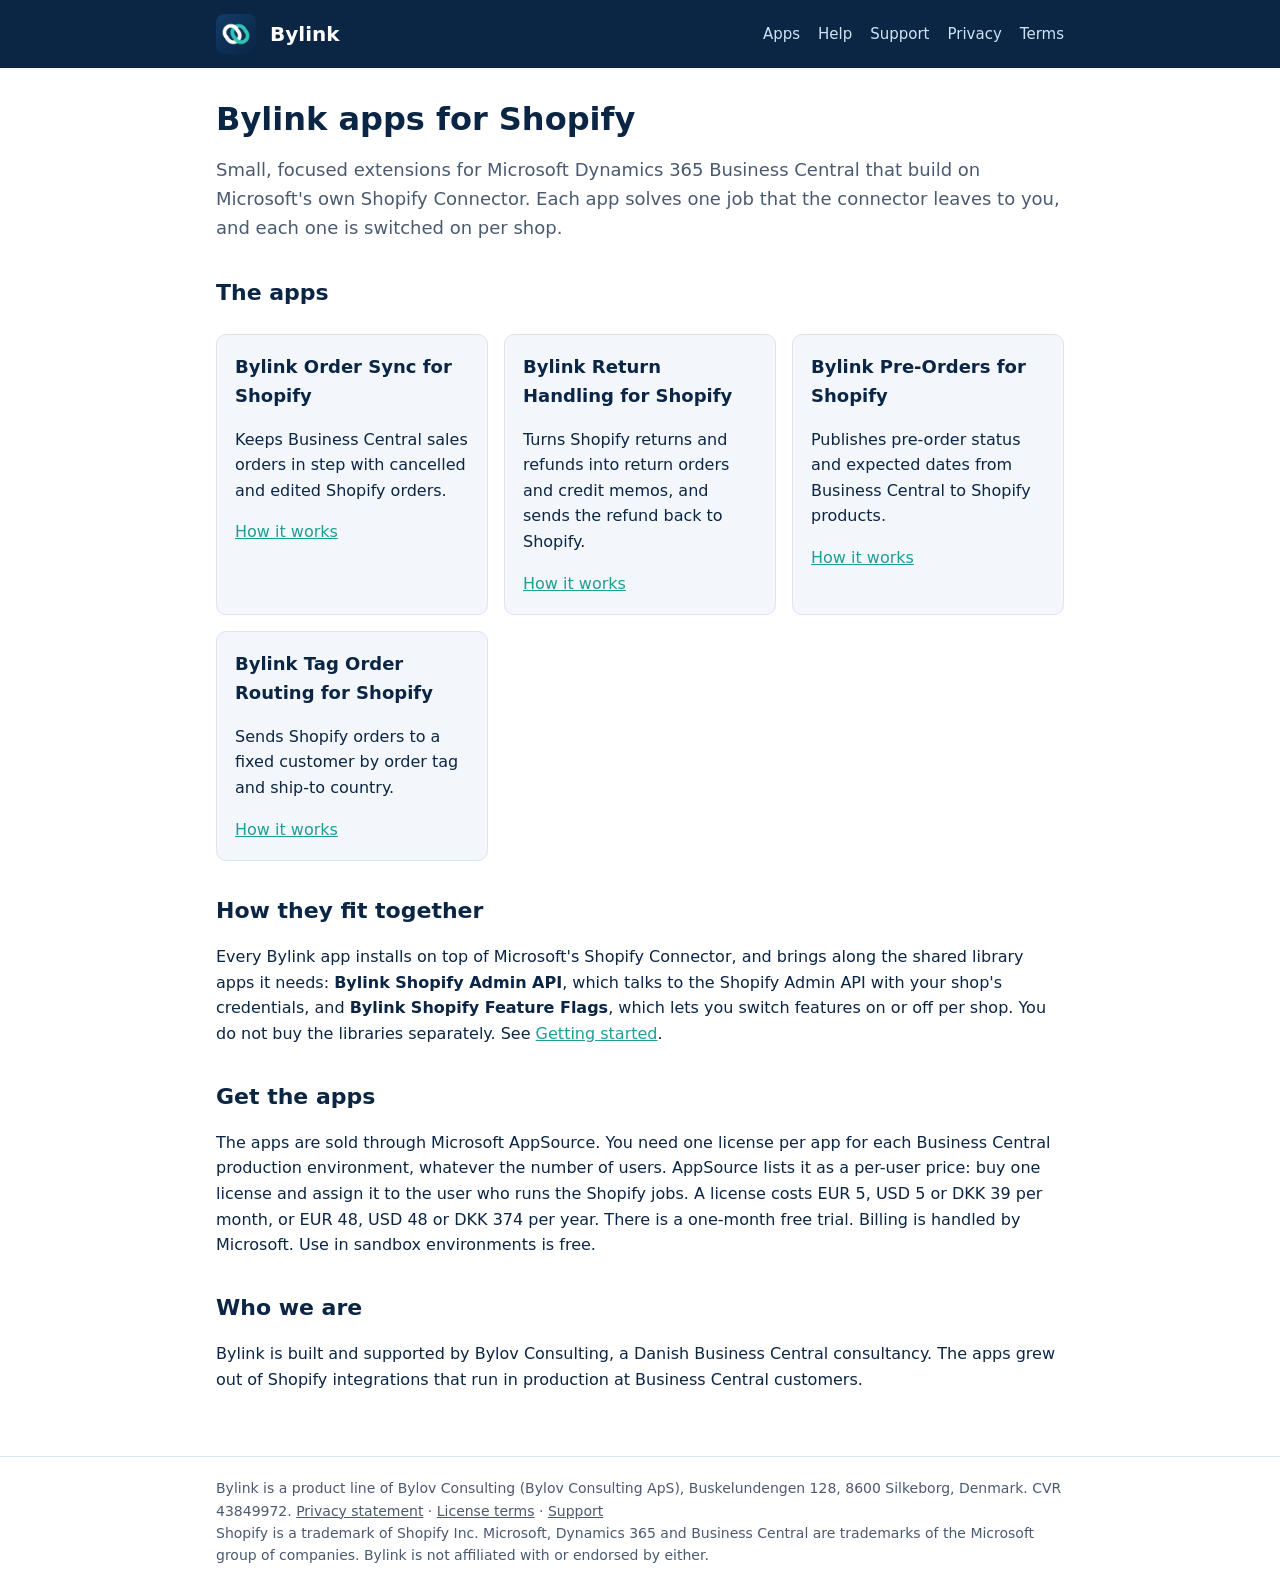
<file: index.html>
<!doctype html>
<html lang="en">
<head>
<meta charset="utf-8">
<meta name="viewport" content="width=device-width, initial-scale=1">
<title>Shopify apps for Business Central | Bylink</title>
<link rel="icon" type="image/png" href="assets/logo-216.png">
<link rel="stylesheet" href="assets/style.css">
</head>
<body>
<header><div class="wrap">
<img src="assets/logo-216.png" alt="">
<a class="brand" href="index.html">Bylink</a>
<nav><a href="index.html#apps">Apps</a><a href="help/index.html">Help</a><a href="support.html">Support</a><a href="privacy.html">Privacy</a><a href="terms.html">Terms</a></nav>
</div></header>
<main><div class="wrap">


<h1>Bylink apps for Shopify</h1>
<p class="lead">Small, focused extensions for Microsoft Dynamics 365 Business Central that build on Microsoft's own
Shopify Connector. Each app solves one job that the connector leaves to you, and each one is switched on per shop.</p>
<h2 id="apps">The apps</h2>
<div class="cards"><div class="card"><h3>Bylink Order Sync for Shopify</h3><p>Keeps Business Central sales orders in step with cancelled and edited Shopify orders.</p><a href="help/order-sync.html">How it works</a></div><div class="card"><h3>Bylink Return Handling for Shopify</h3><p>Turns Shopify returns and refunds into return orders and credit memos, and sends the refund back to Shopify.</p><a href="help/return-handling.html">How it works</a></div><div class="card"><h3>Bylink Pre-Orders for Shopify</h3><p>Publishes pre-order status and expected dates from Business Central to Shopify products.</p><a href="help/pre-orders.html">How it works</a></div><div class="card"><h3>Bylink Tag Order Routing for Shopify</h3><p>Sends Shopify orders to a fixed customer by order tag and ship-to country.</p><a href="help/tag-routing.html">How it works</a></div></div>
<h2>How they fit together</h2>
<p>Every Bylink app installs on top of Microsoft's Shopify Connector, and brings along the shared library apps it needs:
<strong>Bylink Shopify Admin API</strong>, which talks to the Shopify Admin API with your shop's credentials, and
<strong>Bylink Shopify Feature Flags</strong>, which lets you switch features on or off per shop. You do not buy the
libraries separately. See <a href="help/index.html">Getting started</a>.</p>
<h2>Get the apps</h2>
<p>The apps are sold through Microsoft AppSource. You need one license per app for each Business Central production
environment, whatever the number of users. AppSource lists it as a per-user price: buy one license and assign it to the
user who runs the Shopify jobs. A license costs EUR 5, USD 5 or DKK 39 per month, or EUR 48, USD 48 or DKK 374 per year.
There is a one-month free trial. Billing is handled by Microsoft. Use in sandbox environments is free.</p>
<h2>Who we are</h2>
<p>Bylink is built and supported by Bylov Consulting, a Danish Business Central consultancy. The apps grew out of Shopify integrations
that run in production at Business Central customers.</p>

</div></main>
<footer><div class="wrap">Bylink is a product line of Bylov Consulting (Bylov Consulting ApS), Buskelundengen 128, 8600 Silkeborg, Denmark. CVR 43849972.
<a href="privacy.html">Privacy statement</a> · <a href="terms.html">License terms</a> · <a href="support.html">Support</a><br>
Shopify is a trademark of Shopify Inc. Microsoft, Dynamics 365 and Business Central are trademarks of the Microsoft group of companies. Bylink is not affiliated with or endorsed by either.</div></footer>
</body>
</html>
</file>
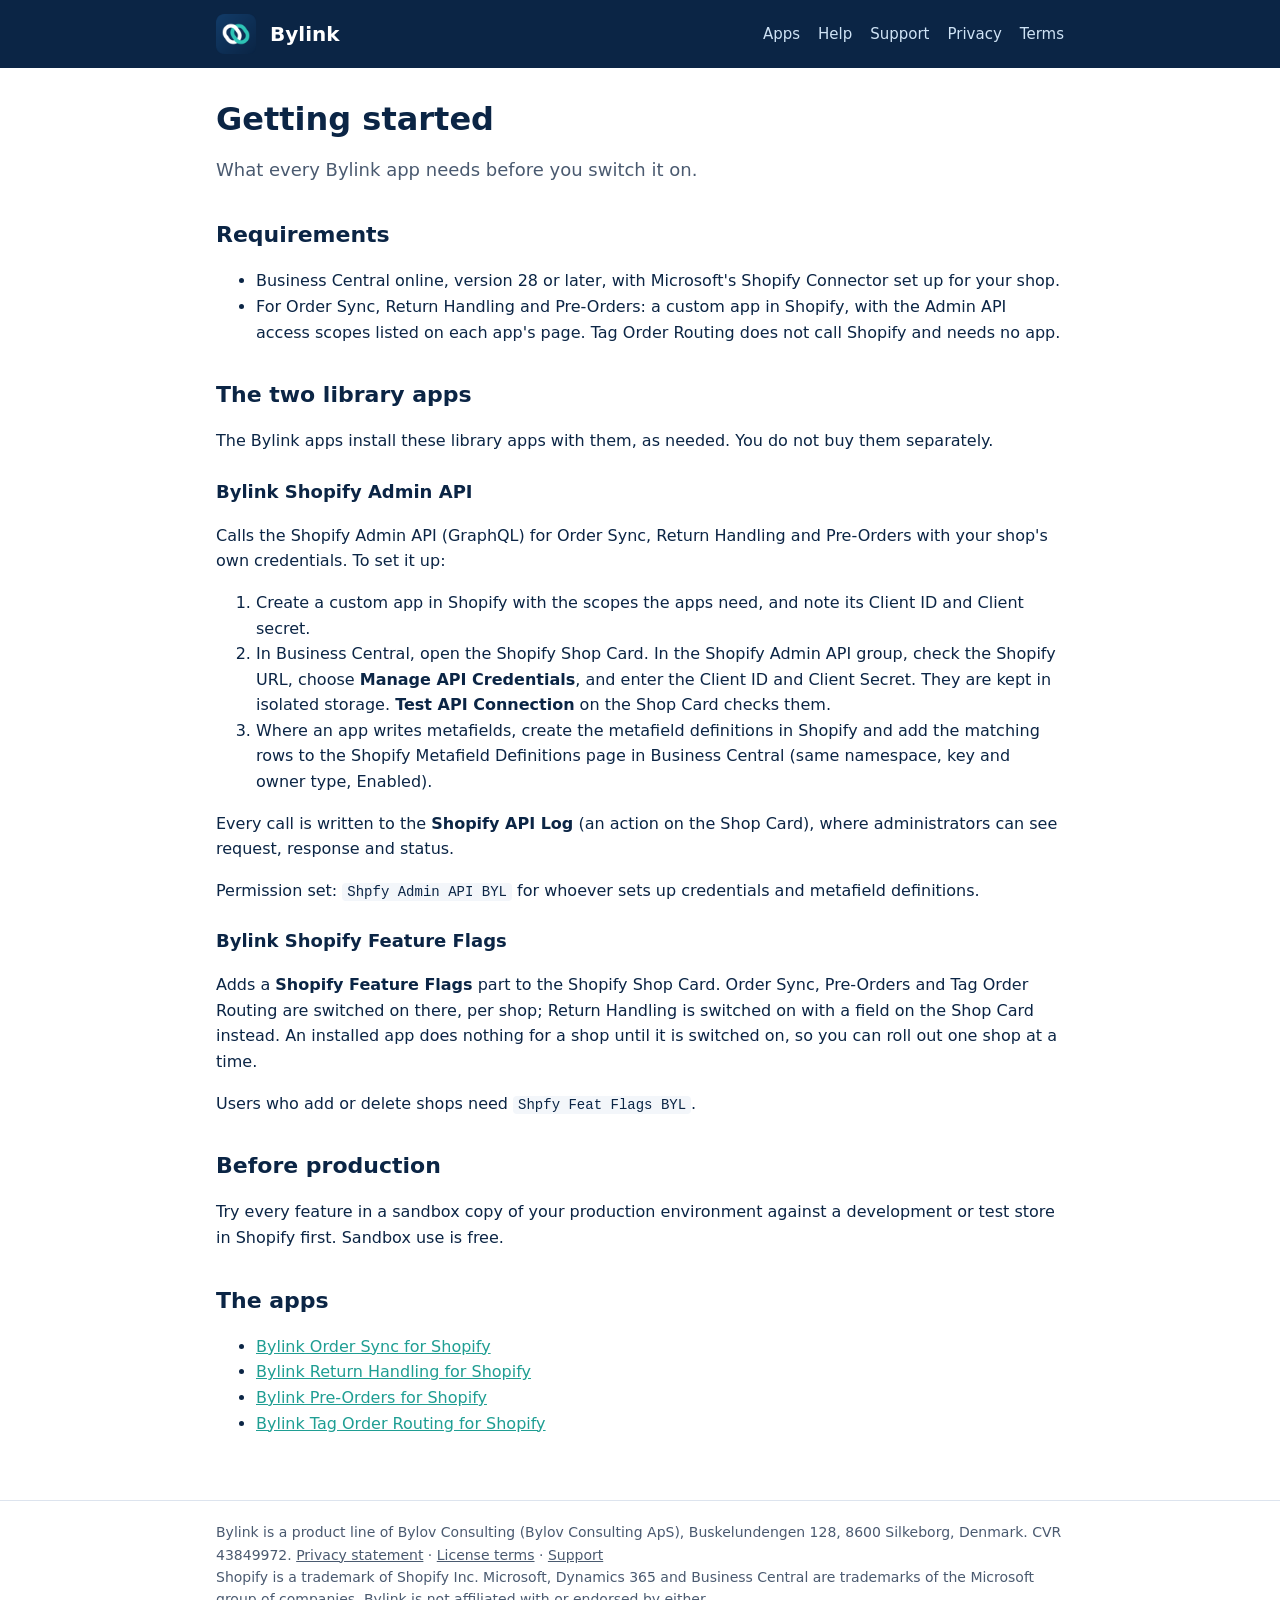
<file: help/index.html>
<!doctype html>
<html lang="en">
<head>
<meta charset="utf-8">
<meta name="viewport" content="width=device-width, initial-scale=1">
<title>Getting started | Bylink</title>
<link rel="icon" type="image/png" href="../assets/logo-216.png">
<link rel="stylesheet" href="../assets/style.css">
</head>
<body>
<header><div class="wrap">
<img src="../assets/logo-216.png" alt="">
<a class="brand" href="../index.html">Bylink</a>
<nav><a href="../index.html#apps">Apps</a><a href="../help/index.html">Help</a><a href="../support.html">Support</a><a href="../privacy.html">Privacy</a><a href="../terms.html">Terms</a></nav>
</div></header>
<main><div class="wrap">


<h1>Getting started</h1>
<p class="lead">What every Bylink app needs before you switch it on.</p>
<h2>Requirements</h2>
<ul>
<li>Business Central online, version 28 or later, with Microsoft's Shopify Connector set up for your shop.</li>
<li>For Order Sync, Return Handling and Pre-Orders: a custom app in Shopify, with the Admin API access scopes listed on
each app's page. Tag Order Routing does not call Shopify and needs no app.</li>
</ul>
<h2>The two library apps</h2>
<p>The Bylink apps install these library apps with them, as needed. You do not buy them separately.</p>
<h3>Bylink Shopify Admin API</h3>
<p>Calls the Shopify Admin API (GraphQL) for Order Sync, Return Handling and Pre-Orders with your shop's own credentials.
To set it up:</p>
<ol>
<li>Create a custom app in Shopify with the scopes the apps need, and note its Client ID and Client secret.</li>
<li>In Business Central, open the Shopify Shop Card. In the Shopify Admin API group, check the Shopify URL, choose
<strong>Manage API Credentials</strong>, and enter the Client ID and Client Secret. They are kept in isolated storage.
<strong>Test API Connection</strong> on the Shop Card checks them.</li>
<li>Where an app writes metafields, create the metafield definitions in Shopify and add the matching rows to the
Shopify Metafield Definitions page in Business Central (same namespace, key and owner type, Enabled).</li>
</ol>
<p>Every call is written to the <strong>Shopify API Log</strong> (an action on the Shop Card), where administrators can see request, response and status.</p>
<p>Permission set: <code>Shpfy Admin API BYL</code> for whoever sets up credentials and metafield definitions.</p>
<h3>Bylink Shopify Feature Flags</h3>
<p>Adds a <strong>Shopify Feature Flags</strong> part to the Shopify Shop Card. Order Sync, Pre-Orders and Tag Order Routing
are switched on there, per shop; Return Handling is switched on with a field on the Shop Card instead. An installed app does
nothing for a shop until it is switched on, so you can roll out one shop at a time.</p>
<p>Users who add or delete shops need <code>Shpfy Feat Flags BYL</code>.</p>
<h2>Before production</h2>
<p>Try every feature in a sandbox copy of your production environment against a development or test store in Shopify first.
Sandbox use is free.</p>
<h2>The apps</h2>
<ul><li><a href="order-sync.html">Bylink Order Sync for Shopify</a></li><li><a href="return-handling.html">Bylink Return Handling for Shopify</a></li><li><a href="pre-orders.html">Bylink Pre-Orders for Shopify</a></li><li><a href="tag-routing.html">Bylink Tag Order Routing for Shopify</a></li></ul>

</div></main>
<footer><div class="wrap">Bylink is a product line of Bylov Consulting (Bylov Consulting ApS), Buskelundengen 128, 8600 Silkeborg, Denmark. CVR 43849972.
<a href="../privacy.html">Privacy statement</a> · <a href="../terms.html">License terms</a> · <a href="../support.html">Support</a><br>
Shopify is a trademark of Shopify Inc. Microsoft, Dynamics 365 and Business Central are trademarks of the Microsoft group of companies. Bylink is not affiliated with or endorsed by either.</div></footer>
</body>
</html>
</file>
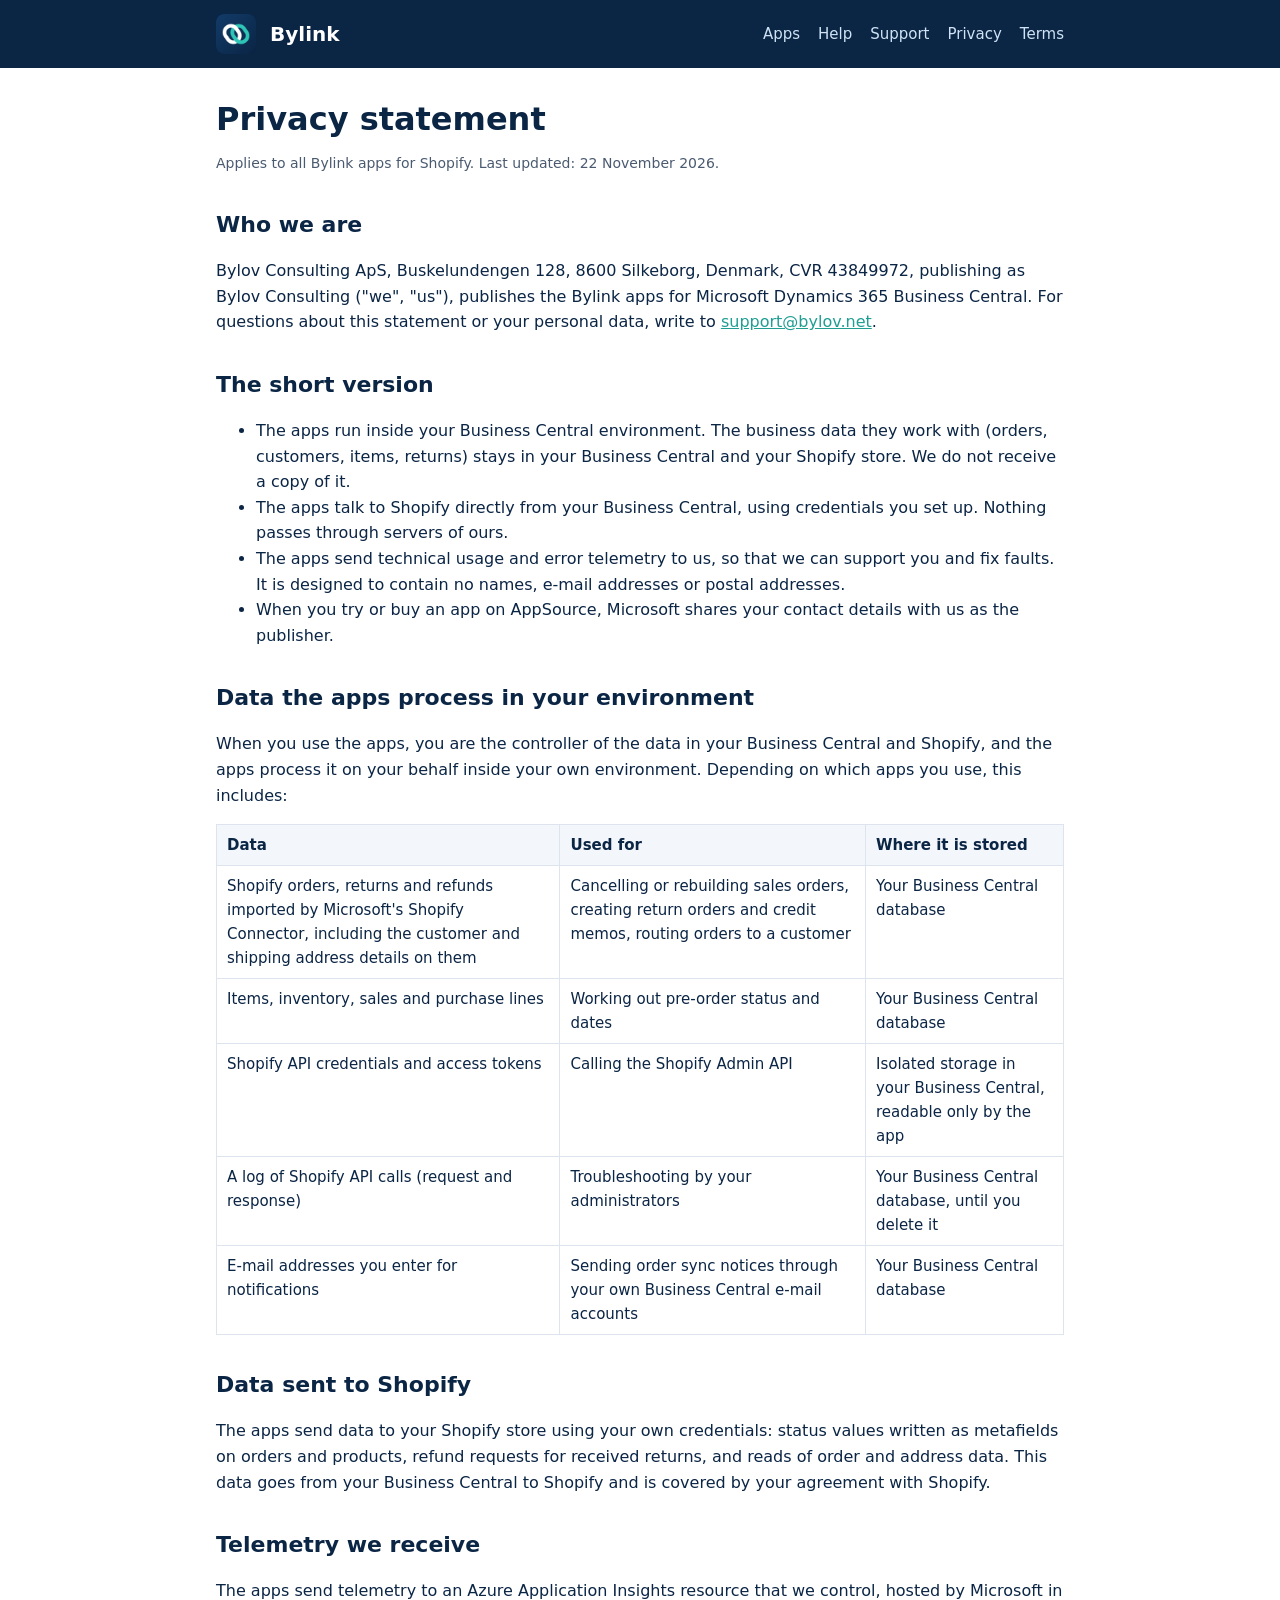
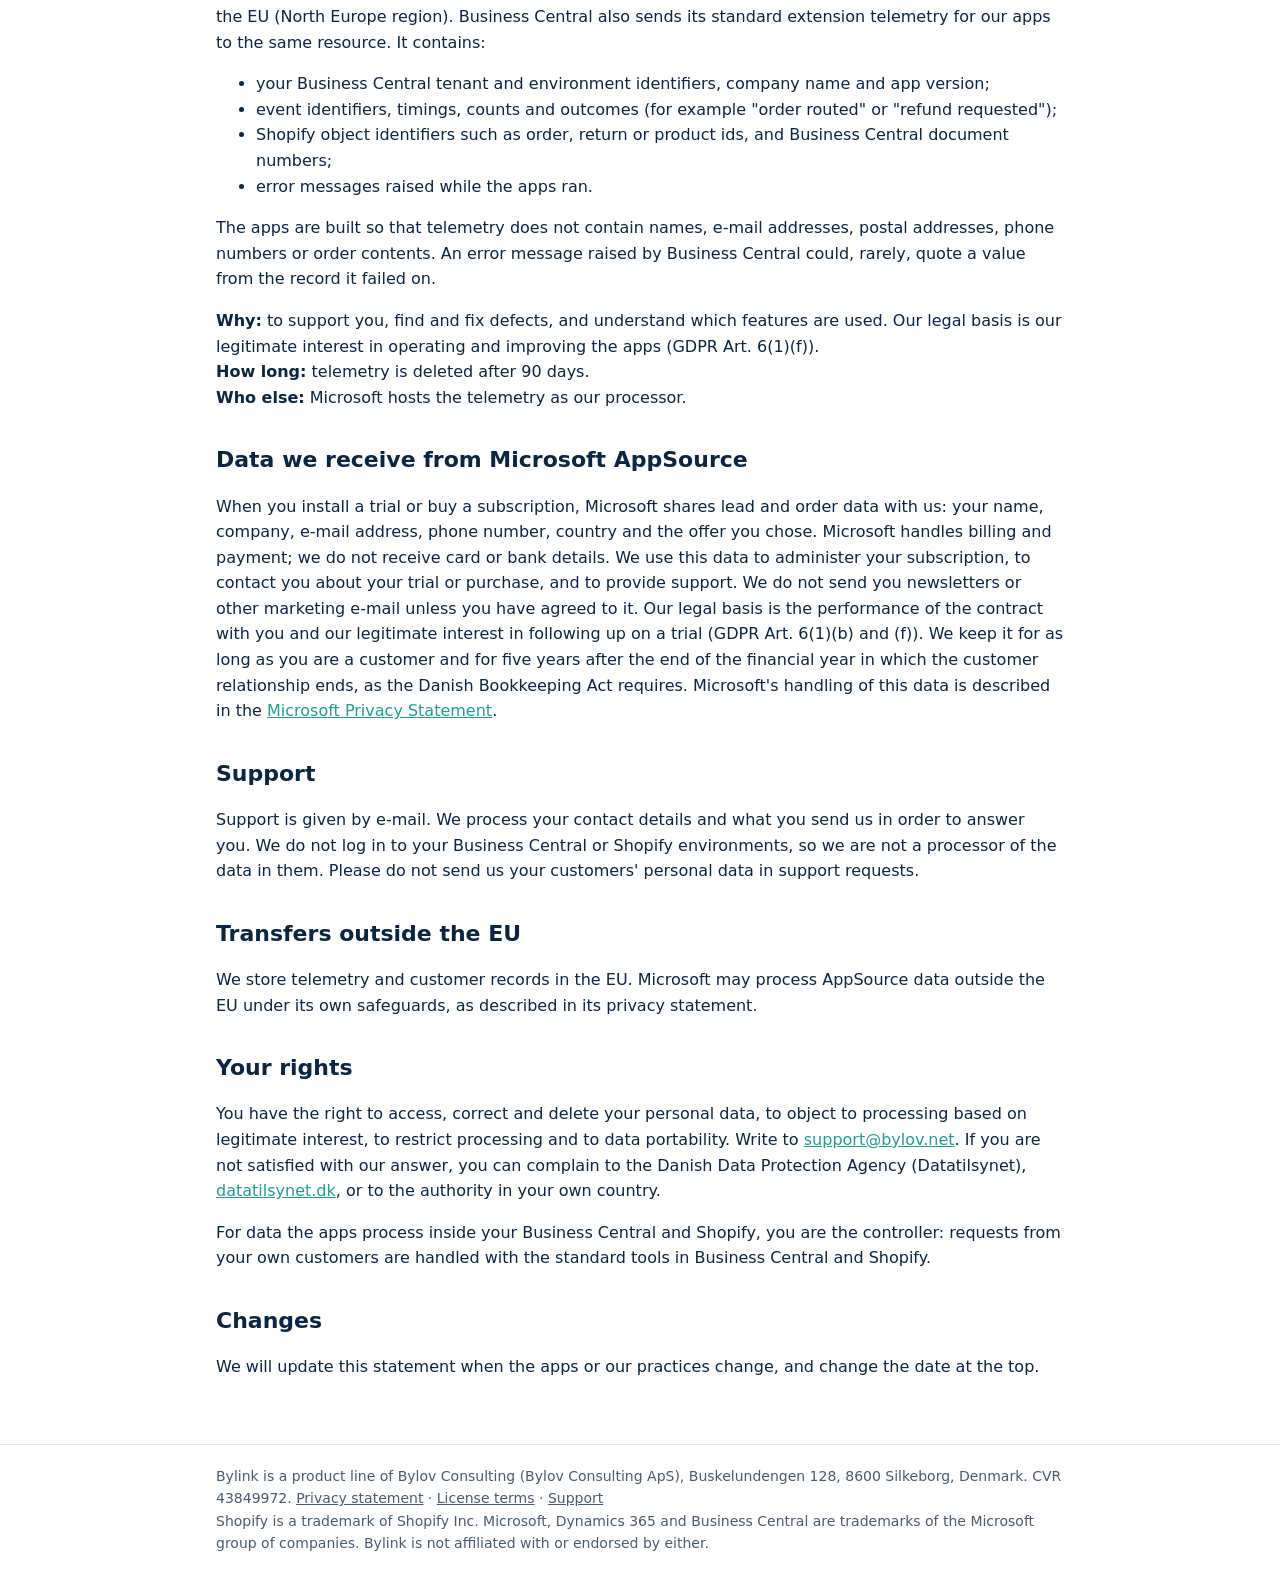
<file: privacy.html>
<!doctype html>
<html lang="en">
<head>
<meta charset="utf-8">
<meta name="viewport" content="width=device-width, initial-scale=1">
<title>Privacy statement | Bylink</title>
<link rel="icon" type="image/png" href="assets/logo-216.png">
<link rel="stylesheet" href="assets/style.css">
</head>
<body>
<header><div class="wrap">
<img src="assets/logo-216.png" alt="">
<a class="brand" href="index.html">Bylink</a>
<nav><a href="index.html#apps">Apps</a><a href="help/index.html">Help</a><a href="support.html">Support</a><a href="privacy.html">Privacy</a><a href="terms.html">Terms</a></nav>
</div></header>
<main><div class="wrap">


<h1>Privacy statement</h1>
<p class="meta">Applies to all Bylink apps for Shopify. Last updated: 22 November 2026.</p>

<h2>Who we are</h2>
<p>Bylov Consulting ApS, Buskelundengen 128, 8600 Silkeborg, Denmark, CVR 43849972, publishing as Bylov Consulting ("we", "us"), publishes the Bylink apps for Microsoft Dynamics 365 Business Central.
For questions about this statement or your personal data, write to <a href="mailto:support@bylov.net">support@bylov.net</a>.</p>

<h2>The short version</h2>
<ul>
<li>The apps run inside your Business Central environment. The business data they work with (orders, customers, items,
returns) stays in your Business Central and your Shopify store. We do not receive a copy of it.</li>
<li>The apps talk to Shopify directly from your Business Central, using credentials you set up. Nothing passes through
servers of ours.</li>
<li>The apps send technical usage and error telemetry to us, so that we can support you and fix faults. It is designed to
contain no names, e-mail addresses or postal addresses.</li>
<li>When you try or buy an app on AppSource, Microsoft shares your contact details with us as the publisher.</li>
</ul>

<h2>Data the apps process in your environment</h2>
<p>When you use the apps, you are the controller of the data in your Business Central and Shopify, and the apps process it on
your behalf inside your own environment. Depending on which apps you use, this includes:</p>
<table>
<tr><th>Data</th><th>Used for</th><th>Where it is stored</th></tr>
<tr><td>Shopify orders, returns and refunds imported by Microsoft's Shopify Connector, including the customer and
shipping address details on them</td><td>Cancelling or rebuilding sales orders, creating return orders and credit memos,
routing orders to a customer</td><td>Your Business Central database</td></tr>
<tr><td>Items, inventory, sales and purchase lines</td><td>Working out pre-order status and dates</td><td>Your Business Central database</td></tr>
<tr><td>Shopify API credentials and access tokens</td><td>Calling the Shopify Admin API</td><td>Isolated storage in your Business Central, readable only by the app</td></tr>
<tr><td>A log of Shopify API calls (request and response)</td><td>Troubleshooting by your administrators</td><td>Your Business Central database, until you delete it</td></tr>
<tr><td>E-mail addresses you enter for notifications</td><td>Sending order sync notices through your own Business Central e-mail accounts</td><td>Your Business Central database</td></tr>
</table>

<h2>Data sent to Shopify</h2>
<p>The apps send data to your Shopify store using your own credentials: status values written as metafields on orders and
products, refund requests for received returns, and reads of order and address data. This data goes from your Business
Central to Shopify and is covered by your agreement with Shopify.</p>

<h2>Telemetry we receive</h2>
<p>The apps send telemetry to an Azure Application Insights resource that we control, hosted by Microsoft in the EU (North
Europe region). Business Central also sends its standard extension telemetry for our apps to the same resource. It contains:</p>
<ul>
<li>your Business Central tenant and environment identifiers, company name and app version;</li>
<li>event identifiers, timings, counts and outcomes (for example "order routed" or "refund requested");</li>
<li>Shopify object identifiers such as order, return or product ids, and Business Central document numbers;</li>
<li>error messages raised while the apps ran.</li>
</ul>
<p>The apps are built so that telemetry does not contain names, e-mail addresses, postal addresses, phone numbers or order
contents. An error message raised by Business Central could, rarely, quote a value from the record it failed on.</p>
<p><strong>Why:</strong> to support you, find and fix defects, and understand which features are used. Our legal basis is our
legitimate interest in operating and improving the apps (GDPR Art. 6(1)(f)).<br>
<strong>How long:</strong> telemetry is deleted after 90 days.<br>
<strong>Who else:</strong> Microsoft hosts the telemetry as our processor.</p>

<h2>Data we receive from Microsoft AppSource</h2>
<p>When you install a trial or buy a subscription, Microsoft shares lead and order data with us: your name, company, e-mail
address, phone number, country and the offer you chose. Microsoft handles billing and payment; we do not receive card or
bank details. We use this data to administer your subscription, to contact you about your trial or purchase, and to
provide support. We do not send you newsletters or other marketing e-mail unless you have agreed to it. Our legal basis is the performance of the contract with you and our legitimate interest in following up
on a trial (GDPR Art. 6(1)(b) and (f)). We keep it for as long as you are a customer and for five years after the end of the financial year in which the customer relationship ends, as the Danish Bookkeeping Act requires. Microsoft's handling of this data is described in the
<a href="https://go.microsoft.com/fwlink/?LinkId=521839">Microsoft Privacy Statement</a>.</p>

<h2>Support</h2>
<p>Support is given by e-mail. We process your contact details and what you send us in order to answer you. We do not log
in to your Business Central or Shopify environments, so we are not a processor of the data in them. Please do not send us
your customers' personal data in support requests.</p>

<h2>Transfers outside the EU</h2>
<p>We store telemetry and customer records in the EU. Microsoft may process AppSource data outside the EU under its own
safeguards, as described in its privacy statement.</p>

<h2>Your rights</h2>
<p>You have the right to access, correct and delete your personal data, to object to processing based on legitimate
interest, to restrict processing and to data portability. Write to <a href="mailto:support@bylov.net">support@bylov.net</a>. If you are not satisfied with our answer,
you can complain to the Danish Data Protection Agency (Datatilsynet), <a href="https://www.datatilsynet.dk">datatilsynet.dk</a>,
or to the authority in your own country.</p>
<p>For data the apps process inside your Business Central and Shopify, you are the controller: requests from your own customers
are handled with the standard tools in Business Central and Shopify.</p>

<h2>Changes</h2>
<p>We will update this statement when the apps or our practices change, and change the date at the top.</p>

</div></main>
<footer><div class="wrap">Bylink is a product line of Bylov Consulting (Bylov Consulting ApS), Buskelundengen 128, 8600 Silkeborg, Denmark. CVR 43849972.
<a href="privacy.html">Privacy statement</a> · <a href="terms.html">License terms</a> · <a href="support.html">Support</a><br>
Shopify is a trademark of Shopify Inc. Microsoft, Dynamics 365 and Business Central are trademarks of the Microsoft group of companies. Bylink is not affiliated with or endorsed by either.</div></footer>
</body>
</html>
</file>
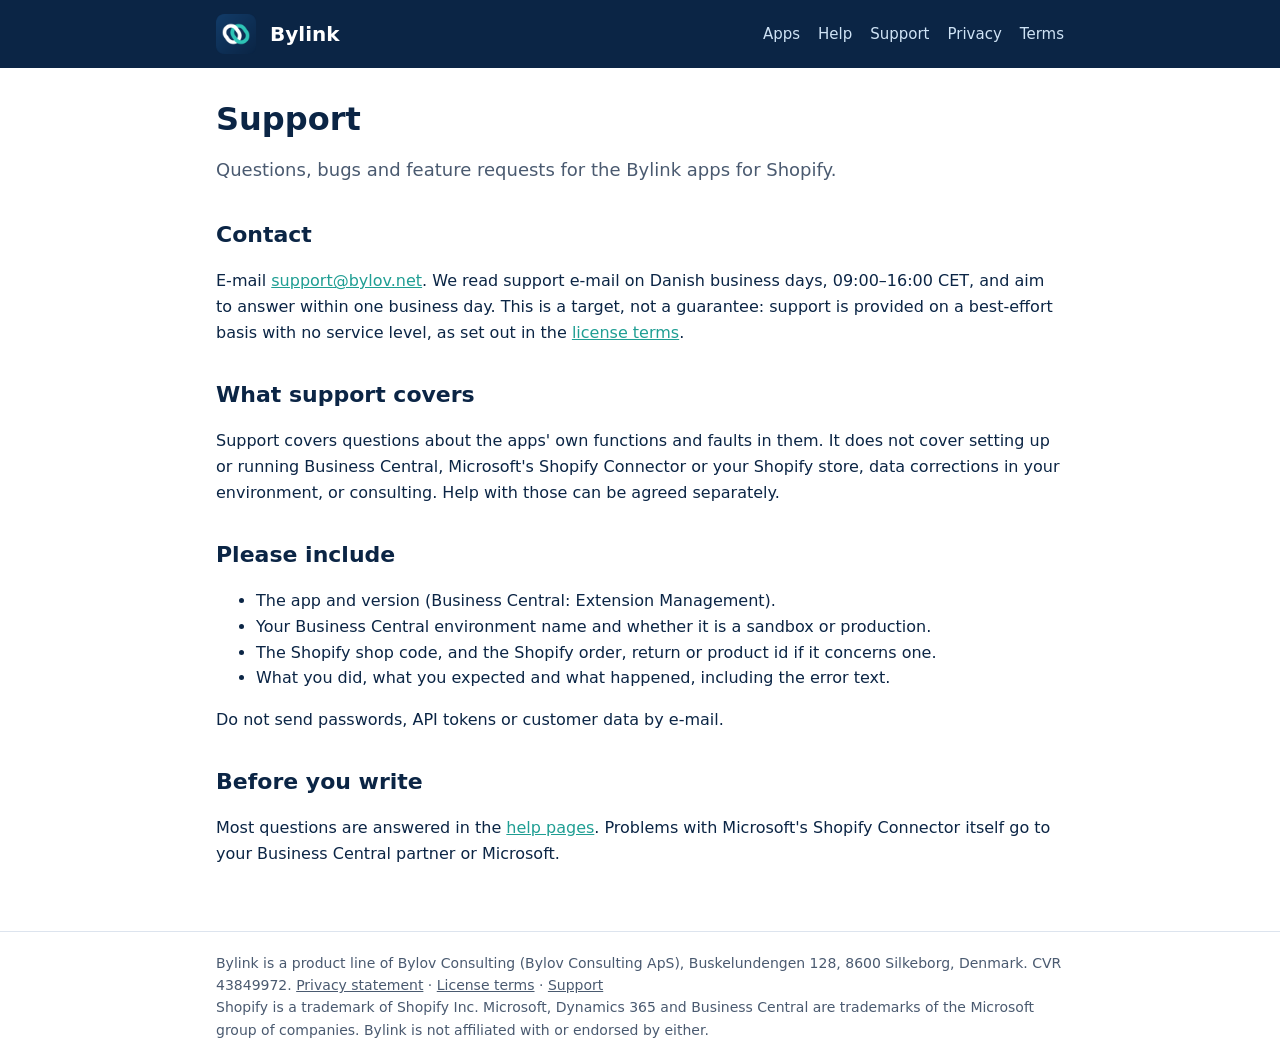
<file: support.html>
<!doctype html>
<html lang="en">
<head>
<meta charset="utf-8">
<meta name="viewport" content="width=device-width, initial-scale=1">
<title>Support | Bylink</title>
<link rel="icon" type="image/png" href="assets/logo-216.png">
<link rel="stylesheet" href="assets/style.css">
</head>
<body>
<header><div class="wrap">
<img src="assets/logo-216.png" alt="">
<a class="brand" href="index.html">Bylink</a>
<nav><a href="index.html#apps">Apps</a><a href="help/index.html">Help</a><a href="support.html">Support</a><a href="privacy.html">Privacy</a><a href="terms.html">Terms</a></nav>
</div></header>
<main><div class="wrap">


<h1>Support</h1>
<p class="lead">Questions, bugs and feature requests for the Bylink apps for Shopify.</p>
<h2>Contact</h2>
<p>E-mail <a href="mailto:support@bylov.net">support@bylov.net</a>. We read support e-mail on Danish business days, 09:00–16:00 CET, and aim to answer within one business
day. This is a target, not a guarantee: support is provided on a best-effort basis with no service level, as set out in
the <a href="terms.html">license terms</a>.</p>
<h2>What support covers</h2>
<p>Support covers questions about the apps' own functions and faults in them. It does not cover setting up or running
Business Central, Microsoft's Shopify Connector or your Shopify store, data corrections in your environment, or
consulting. Help with those can be agreed separately.</p>
<h2>Please include</h2>
<ul>
<li>The app and version (Business Central: Extension Management).</li>
<li>Your Business Central environment name and whether it is a sandbox or production.</li>
<li>The Shopify shop code, and the Shopify order, return or product id if it concerns one.</li>
<li>What you did, what you expected and what happened, including the error text.</li>
</ul>
<p>Do not send passwords, API tokens or customer data by e-mail.</p>
<h2>Before you write</h2>
<p>Most questions are answered in the <a href="help/index.html">help pages</a>. Problems with Microsoft's Shopify Connector
itself go to your Business Central partner or Microsoft.</p>

</div></main>
<footer><div class="wrap">Bylink is a product line of Bylov Consulting (Bylov Consulting ApS), Buskelundengen 128, 8600 Silkeborg, Denmark. CVR 43849972.
<a href="privacy.html">Privacy statement</a> · <a href="terms.html">License terms</a> · <a href="support.html">Support</a><br>
Shopify is a trademark of Shopify Inc. Microsoft, Dynamics 365 and Business Central are trademarks of the Microsoft group of companies. Bylink is not affiliated with or endorsed by either.</div></footer>
</body>
</html>
</file>
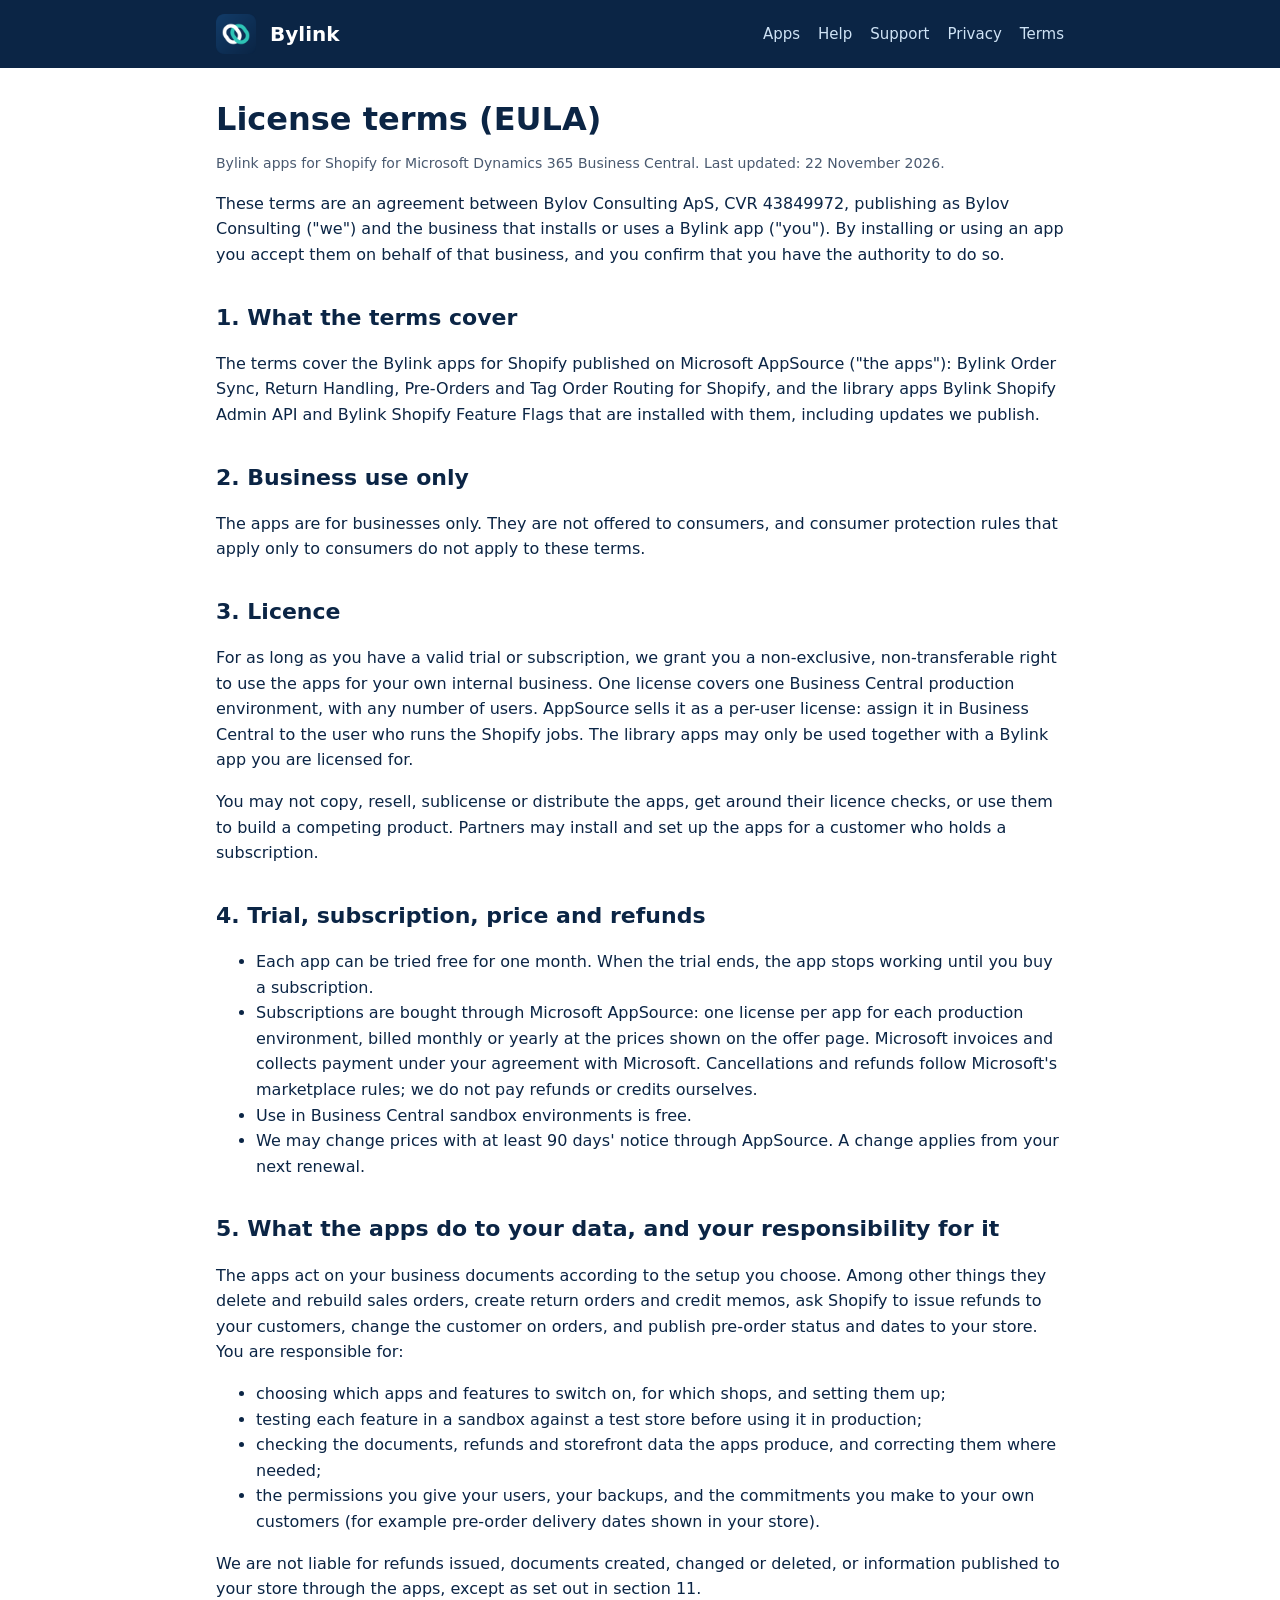
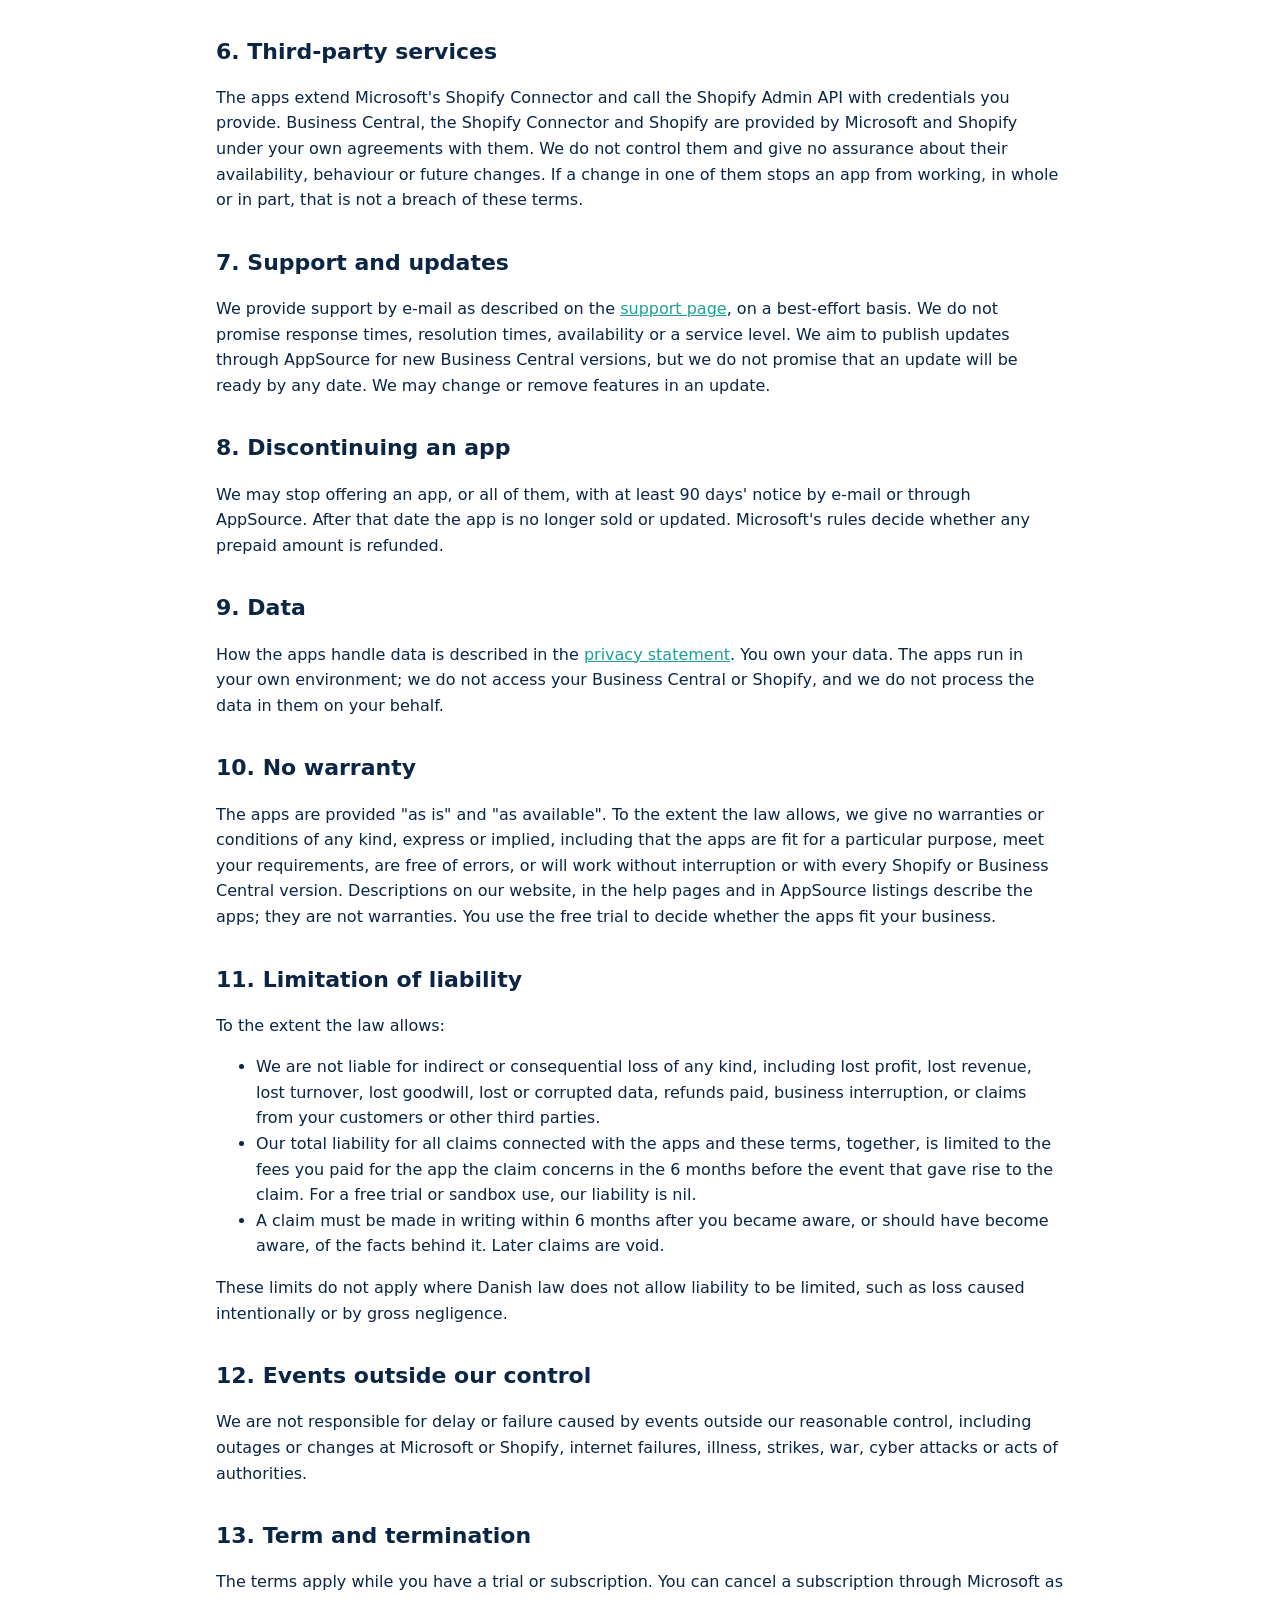
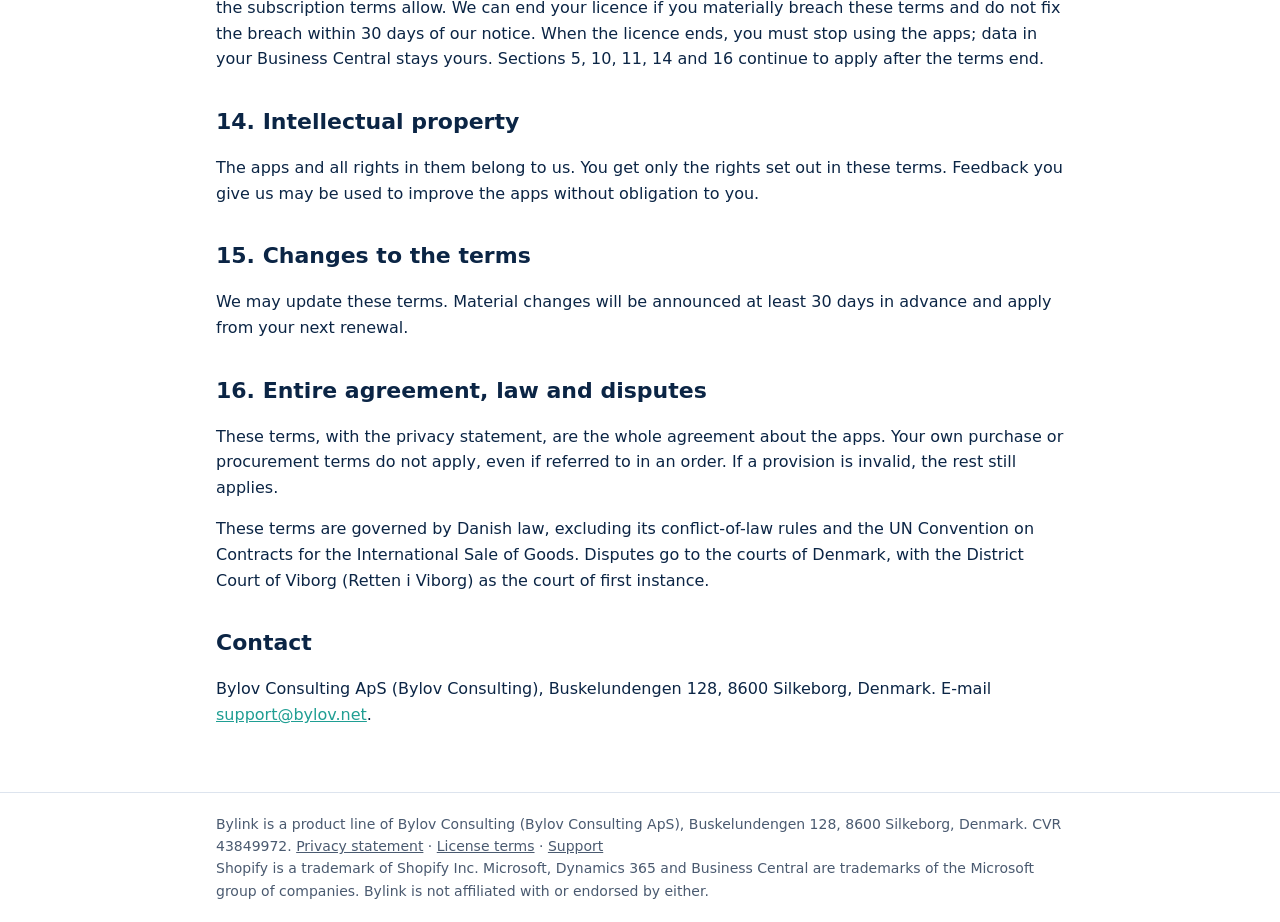
<file: terms.html>
<!doctype html>
<html lang="en">
<head>
<meta charset="utf-8">
<meta name="viewport" content="width=device-width, initial-scale=1">
<title>License terms | Bylink</title>
<link rel="icon" type="image/png" href="assets/logo-216.png">
<link rel="stylesheet" href="assets/style.css">
</head>
<body>
<header><div class="wrap">
<img src="assets/logo-216.png" alt="">
<a class="brand" href="index.html">Bylink</a>
<nav><a href="index.html#apps">Apps</a><a href="help/index.html">Help</a><a href="support.html">Support</a><a href="privacy.html">Privacy</a><a href="terms.html">Terms</a></nav>
</div></header>
<main><div class="wrap">


<h1>License terms (EULA)</h1>
<p class="meta">Bylink apps for Shopify for Microsoft Dynamics 365 Business Central. Last updated: 22 November 2026.</p>

<p>These terms are an agreement between Bylov Consulting ApS, CVR 43849972, publishing as Bylov Consulting ("we") and the business that installs
or uses a Bylink app ("you"). By installing or using an app you accept them on behalf of that business, and you confirm
that you have the authority to do so.</p>

<h2>1. What the terms cover</h2>
<p>The terms cover the Bylink apps for Shopify published on Microsoft AppSource ("the apps"): Bylink Order Sync, Return
Handling, Pre-Orders and Tag Order Routing for Shopify, and the library apps Bylink Shopify Admin API and Bylink Shopify
Feature Flags that are installed with them, including updates we publish.</p>

<h2>2. Business use only</h2>
<p>The apps are for businesses only. They are not offered to consumers, and consumer protection rules that apply only to
consumers do not apply to these terms.</p>

<h2>3. Licence</h2>
<p>For as long as you have a valid trial or subscription, we grant you a non-exclusive, non-transferable right to use the
apps for your own internal business. One license covers one Business Central production environment, with any number
of users. AppSource sells it as a per-user license: assign it in Business Central to the user who runs the Shopify jobs.
The library apps may only be used together with a Bylink app you are licensed for.</p>
<p>You may not copy, resell, sublicense or distribute the apps, get around their licence checks, or use them to build a
competing product. Partners may install and set up the apps for a customer who holds a subscription.</p>

<h2>4. Trial, subscription, price and refunds</h2>
<ul>
<li>Each app can be tried free for one month. When the trial ends, the app stops working until you buy a subscription.</li>
<li>Subscriptions are bought through Microsoft AppSource: one license per app for each production environment, billed
monthly or yearly at the prices shown on the offer page. Microsoft
invoices and collects payment under your agreement with Microsoft. Cancellations and refunds follow Microsoft's
marketplace rules; we do not pay refunds or credits ourselves.</li>
<li>Use in Business Central sandbox environments is free.</li>
<li>We may change prices with at least 90 days' notice through AppSource. A change applies from your next renewal.</li>
</ul>

<h2>5. What the apps do to your data, and your responsibility for it</h2>
<p>The apps act on your business documents according to the setup you choose. Among other things they delete and rebuild
sales orders, create return orders and credit memos, ask Shopify to issue refunds to your customers, change the customer
on orders, and publish pre-order status and dates to your store. You are responsible for:</p>
<ul>
<li>choosing which apps and features to switch on, for which shops, and setting them up;</li>
<li>testing each feature in a sandbox against a test store before using it in production;</li>
<li>checking the documents, refunds and storefront data the apps produce, and correcting them where needed;</li>
<li>the permissions you give your users, your backups, and the commitments you make to your own customers (for example
pre-order delivery dates shown in your store).</li>
</ul>
<p>We are not liable for refunds issued, documents created, changed or deleted, or information published to your store
through the apps, except as set out in section 11.</p>

<h2>6. Third-party services</h2>
<p>The apps extend Microsoft's Shopify Connector and call the Shopify Admin API with credentials you provide. Business
Central, the Shopify Connector and Shopify are provided by Microsoft and Shopify under your own agreements with them. We do
not control them and give no assurance about their availability, behaviour or future changes. If a change in one of them
stops an app from working, in whole or in part, that is not a breach of these terms.</p>

<h2>7. Support and updates</h2>
<p>We provide support by e-mail as described on the <a href="support.html">support page</a>, on a best-effort basis. We do
not promise response times, resolution times, availability or a service level. We aim to publish updates through AppSource
for new Business Central versions, but we do not promise that an update will be ready by any date. We may change or remove
features in an update.</p>

<h2>8. Discontinuing an app</h2>
<p>We may stop offering an app, or all of them, with at least 90 days' notice by e-mail or through AppSource. After that
date the app is no longer sold or updated. Microsoft's rules decide whether any prepaid amount is refunded.</p>

<h2>9. Data</h2>
<p>How the apps handle data is described in the <a href="privacy.html">privacy statement</a>. You own your data. The apps
run in your own environment; we do not access your Business Central or Shopify, and we do not process the data in them on
your behalf.</p>

<h2>10. No warranty</h2>
<p>The apps are provided "as is" and "as available". To the extent the law allows, we give no warranties or conditions of
any kind, express or implied, including that the apps are fit for a particular purpose, meet your requirements, are
free of errors, or will work without interruption or with every Shopify or Business Central version. Descriptions on our
website, in the help pages and in AppSource listings describe the apps; they are not warranties. You use the free trial to
decide whether the apps fit your business.</p>

<h2>11. Limitation of liability</h2>
<p>To the extent the law allows:</p>
<ul>
<li>We are not liable for indirect or consequential loss of any kind, including lost profit, lost revenue, lost turnover,
lost goodwill, lost or corrupted data, refunds paid, business interruption, or claims from your customers or other third
parties.</li>
<li>Our total liability for all claims connected with the apps and these terms, together, is limited to the fees you paid
for the app the claim concerns in the 6 months before the event that gave rise to the claim. For a free trial or
sandbox use, our liability is nil.</li>
<li>A claim must be made in writing within 6 months after you became aware, or should have become aware, of the
facts behind it. Later claims are void.</li>
</ul>
<p>These limits do not apply where Danish law does not allow liability to be limited, such as loss caused intentionally
or by gross negligence.</p>

<h2>12. Events outside our control</h2>
<p>We are not responsible for delay or failure caused by events outside our reasonable control, including outages or
changes at Microsoft or Shopify, internet failures, illness, strikes, war, cyber attacks or acts of authorities.</p>

<h2>13. Term and termination</h2>
<p>The terms apply while you have a trial or subscription. You can cancel a subscription through Microsoft as the
subscription terms allow. We can end your licence if you materially breach these terms and do not fix the breach within
30 days of our notice. When the licence ends, you must stop using the apps; data in your Business Central stays yours.
Sections 5, 10, 11, 14 and 16 continue to apply after the terms end.</p>

<h2>14. Intellectual property</h2>
<p>The apps and all rights in them belong to us. You get only the rights set out in these terms. Feedback you give us may
be used to improve the apps without obligation to you.</p>

<h2>15. Changes to the terms</h2>
<p>We may update these terms. Material changes will be announced at least 30 days in advance and apply from your next
renewal.</p>

<h2>16. Entire agreement, law and disputes</h2>
<p>These terms, with the privacy statement, are the whole agreement about the apps. Your own purchase or procurement terms
do not apply, even if referred to in an order. If a provision is invalid, the rest still applies.</p>
<p>These terms are governed by Danish law, excluding its conflict-of-law rules and the UN Convention on Contracts for the
International Sale of Goods. Disputes go to the courts of Denmark, with the District Court of Viborg (Retten i Viborg) as
the court of first instance.</p>

<h2>Contact</h2>
<p>Bylov Consulting ApS (Bylov Consulting), Buskelundengen 128, 8600 Silkeborg, Denmark. E-mail <a href="mailto:support@bylov.net">support@bylov.net</a>.</p>

</div></main>
<footer><div class="wrap">Bylink is a product line of Bylov Consulting (Bylov Consulting ApS), Buskelundengen 128, 8600 Silkeborg, Denmark. CVR 43849972.
<a href="privacy.html">Privacy statement</a> · <a href="terms.html">License terms</a> · <a href="support.html">Support</a><br>
Shopify is a trademark of Shopify Inc. Microsoft, Dynamics 365 and Business Central are trademarks of the Microsoft group of companies. Bylink is not affiliated with or endorsed by either.</div></footer>
</body>
</html>
</file>
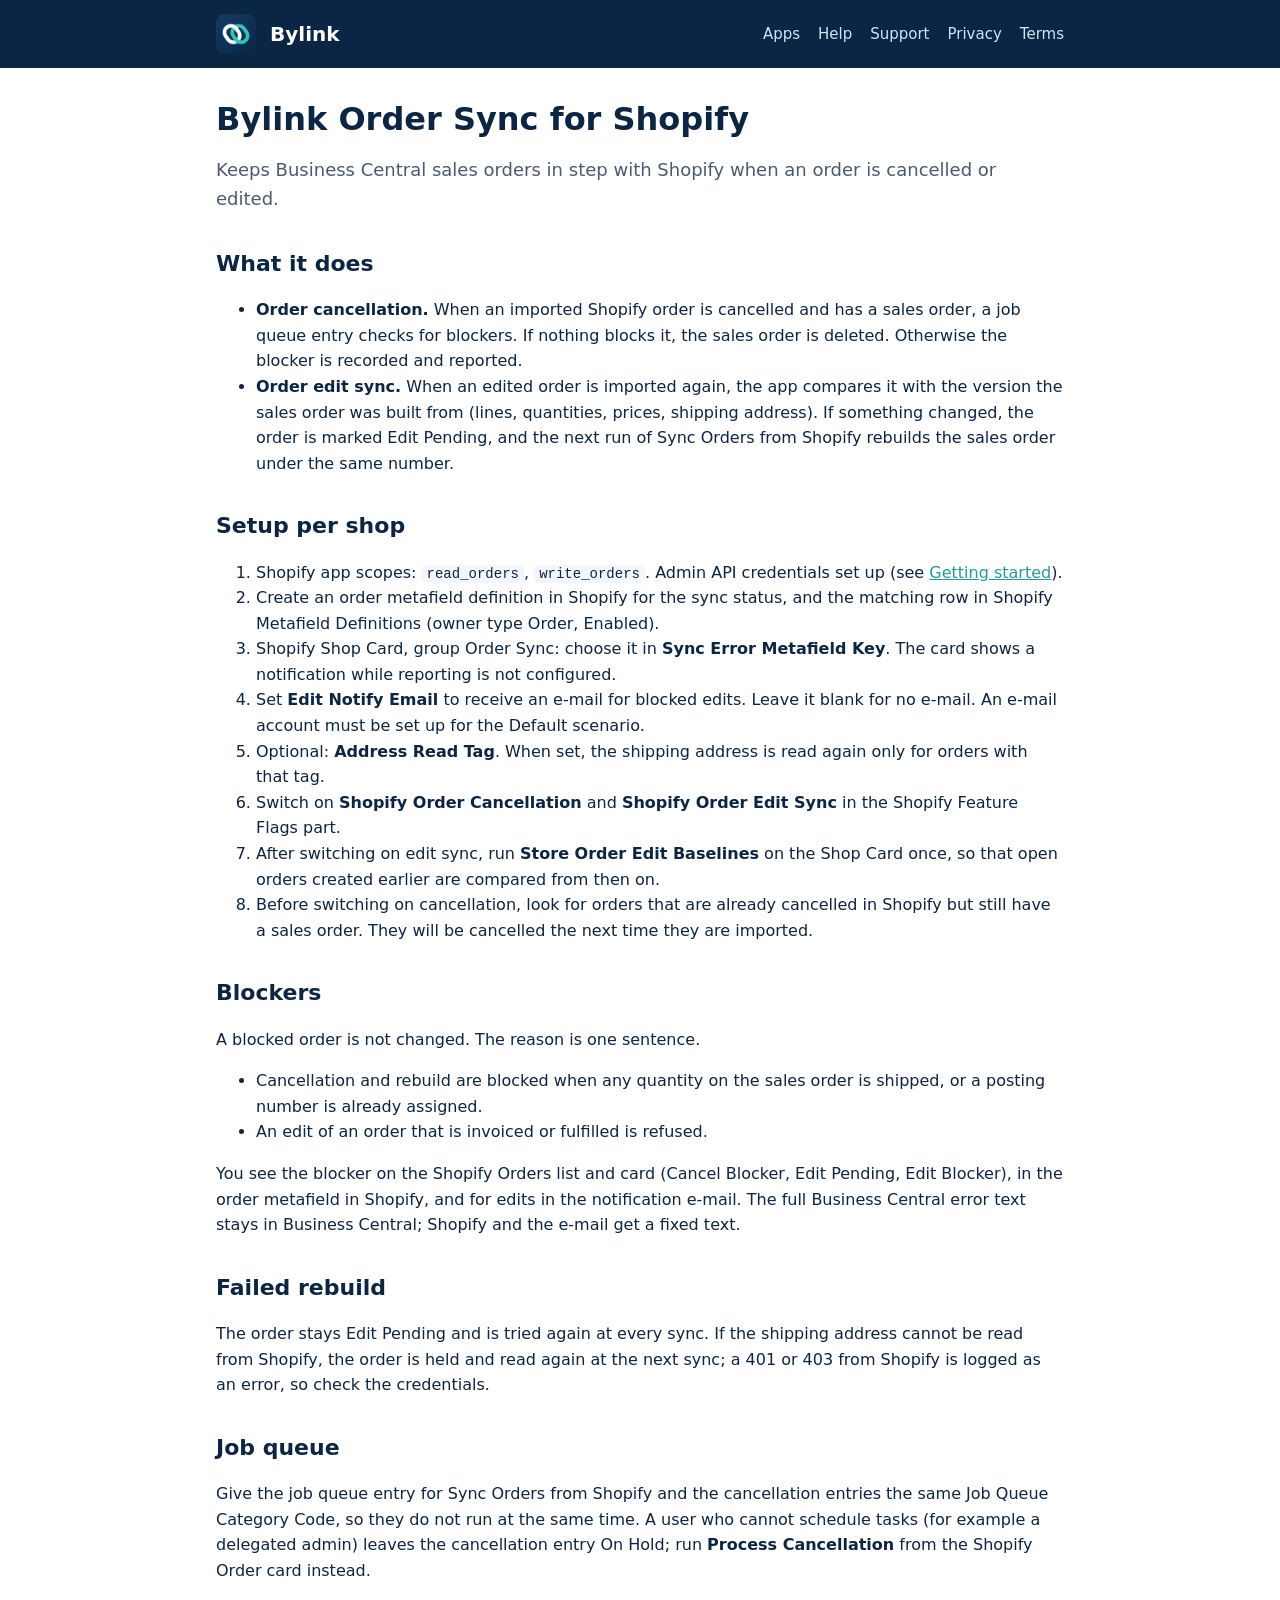
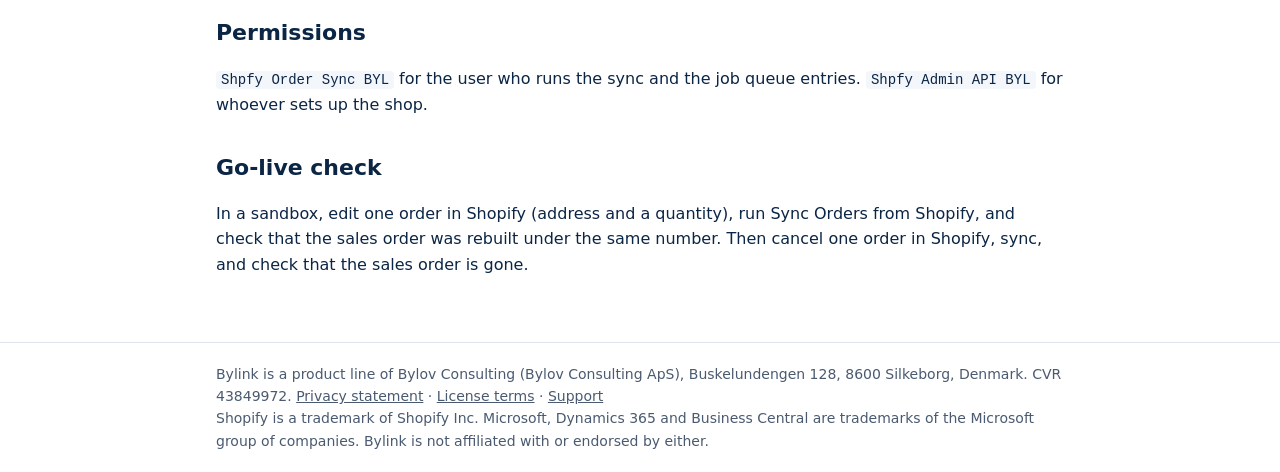
<file: help/order-sync.html>
<!doctype html>
<html lang="en">
<head>
<meta charset="utf-8">
<meta name="viewport" content="width=device-width, initial-scale=1">
<title>Order Sync | Bylink</title>
<link rel="icon" type="image/png" href="../assets/logo-216.png">
<link rel="stylesheet" href="../assets/style.css">
</head>
<body>
<header><div class="wrap">
<img src="../assets/logo-216.png" alt="">
<a class="brand" href="../index.html">Bylink</a>
<nav><a href="../index.html#apps">Apps</a><a href="../help/index.html">Help</a><a href="../support.html">Support</a><a href="../privacy.html">Privacy</a><a href="../terms.html">Terms</a></nav>
</div></header>
<main><div class="wrap">


<h1>Bylink Order Sync for Shopify</h1>
<p class="lead">Keeps Business Central sales orders in step with Shopify when an order is cancelled or edited.</p>

<h2>What it does</h2>
<ul>
<li><strong>Order cancellation.</strong> When an imported Shopify order is cancelled and has a sales order, a job queue entry
checks for blockers. If nothing blocks it, the sales order is deleted. Otherwise the blocker is recorded and reported.</li>
<li><strong>Order edit sync.</strong> When an edited order is imported again, the app compares it with the version the sales
order was built from (lines, quantities, prices, shipping address). If something changed, the order is marked Edit
Pending, and the next run of Sync Orders from Shopify rebuilds the sales order under the same number.</li>
</ul>

<h2>Setup per shop</h2>
<ol>
<li>Shopify app scopes: <code>read_orders</code>, <code>write_orders</code>. Admin API credentials set up (see
<a href="index.html">Getting started</a>).</li>
<li>Create an order metafield definition in Shopify for the sync status, and the matching row in Shopify Metafield
Definitions (owner type Order, Enabled).</li>
<li>Shopify Shop Card, group Order Sync: choose it in <strong>Sync Error Metafield Key</strong>. The card shows a notification
while reporting is not configured.</li>
<li>Set <strong>Edit Notify Email</strong> to receive an e-mail for blocked edits. Leave it blank for no e-mail. An e-mail
account must be set up for the Default scenario.</li>
<li>Optional: <strong>Address Read Tag</strong>. When set, the shipping address is read again only for orders with that tag.</li>
<li>Switch on <strong>Shopify Order Cancellation</strong> and <strong>Shopify Order Edit Sync</strong> in the Shopify Feature Flags part.</li>
<li>After switching on edit sync, run <strong>Store Order Edit Baselines</strong> on the Shop Card once, so that open orders
created earlier are compared from then on.</li>
<li>Before switching on cancellation, look for orders that are already cancelled in Shopify but still have a sales order.
They will be cancelled the next time they are imported.</li>
</ol>

<h2>Blockers</h2>
<p>A blocked order is not changed. The reason is one sentence.</p>
<ul>
<li>Cancellation and rebuild are blocked when any quantity on the sales order is shipped, or a posting number is already assigned.</li>
<li>An edit of an order that is invoiced or fulfilled is refused.</li>
</ul>
<p>You see the blocker on the Shopify Orders list and card (Cancel Blocker, Edit Pending, Edit Blocker), in the order
metafield in Shopify, and for edits in the notification e-mail. The full Business Central error text stays in Business
Central; Shopify and the e-mail get a fixed text.</p>

<h2>Failed rebuild</h2>
<p>The order stays Edit Pending and is tried again at every sync. If the shipping address cannot be read from Shopify, the
order is held and read again at the next sync; a 401 or 403 from Shopify is logged as an error, so check the credentials.</p>

<h2>Job queue</h2>
<p>Give the job queue entry for Sync Orders from Shopify and the cancellation entries the same Job Queue Category Code, so
they do not run at the same time. A user who cannot schedule tasks (for example a delegated admin) leaves the cancellation
entry On Hold; run <strong>Process Cancellation</strong> from the Shopify Order card instead.</p>

<h2>Permissions</h2>
<p><code>Shpfy Order Sync BYL</code> for the user who runs the sync and the job queue entries.
<code>Shpfy Admin API BYL</code> for whoever sets up the shop.</p>

<h2>Go-live check</h2>
<p>In a sandbox, edit one order in Shopify (address and a quantity), run Sync Orders from Shopify, and check that the sales
order was rebuilt under the same number. Then cancel one order in Shopify, sync, and check that the sales order is gone.</p>

</div></main>
<footer><div class="wrap">Bylink is a product line of Bylov Consulting (Bylov Consulting ApS), Buskelundengen 128, 8600 Silkeborg, Denmark. CVR 43849972.
<a href="../privacy.html">Privacy statement</a> · <a href="../terms.html">License terms</a> · <a href="../support.html">Support</a><br>
Shopify is a trademark of Shopify Inc. Microsoft, Dynamics 365 and Business Central are trademarks of the Microsoft group of companies. Bylink is not affiliated with or endorsed by either.</div></footer>
</body>
</html>
</file>
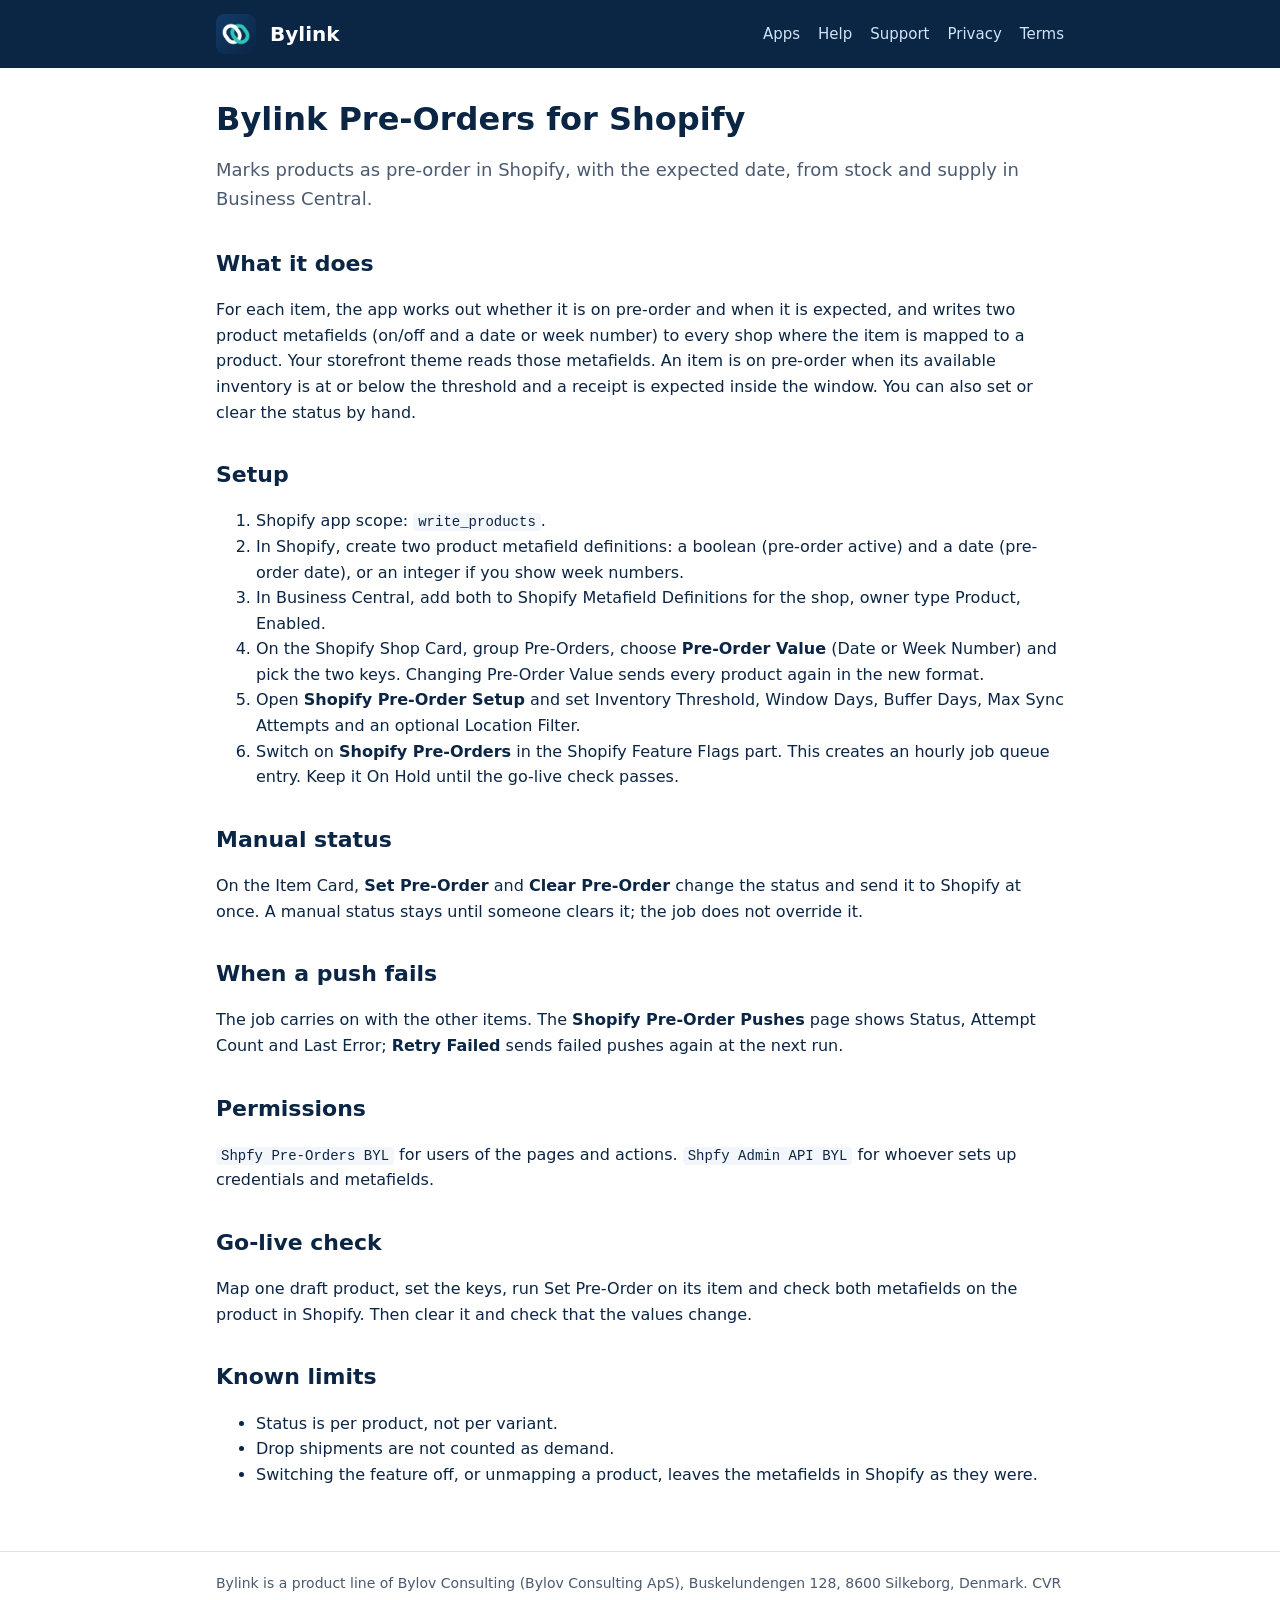
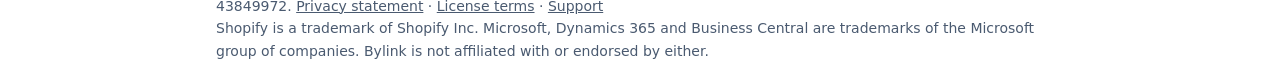
<file: help/pre-orders.html>
<!doctype html>
<html lang="en">
<head>
<meta charset="utf-8">
<meta name="viewport" content="width=device-width, initial-scale=1">
<title>Pre-Orders | Bylink</title>
<link rel="icon" type="image/png" href="../assets/logo-216.png">
<link rel="stylesheet" href="../assets/style.css">
</head>
<body>
<header><div class="wrap">
<img src="../assets/logo-216.png" alt="">
<a class="brand" href="../index.html">Bylink</a>
<nav><a href="../index.html#apps">Apps</a><a href="../help/index.html">Help</a><a href="../support.html">Support</a><a href="../privacy.html">Privacy</a><a href="../terms.html">Terms</a></nav>
</div></header>
<main><div class="wrap">


<h1>Bylink Pre-Orders for Shopify</h1>
<p class="lead">Marks products as pre-order in Shopify, with the expected date, from stock and supply in Business Central.</p>

<h2>What it does</h2>
<p>For each item, the app works out whether it is on pre-order and when it is expected, and writes two product
metafields (on/off and a date or week number) to every shop where the item is mapped to a product. Your storefront theme
reads those metafields. An item is on pre-order when its available inventory is at or below the threshold and a receipt is
expected inside the window. You can also set or clear the status by hand.</p>

<h2>Setup</h2>
<ol>
<li>Shopify app scope: <code>write_products</code>.</li>
<li>In Shopify, create two product metafield definitions: a boolean (pre-order active) and a date (pre-order date), or an
integer if you show week numbers.</li>
<li>In Business Central, add both to Shopify Metafield Definitions for the shop, owner type Product, Enabled.</li>
<li>On the Shopify Shop Card, group Pre-Orders, choose <strong>Pre-Order Value</strong> (Date or Week Number) and pick the two keys.
Changing Pre-Order Value sends every product again in the new format.</li>
<li>Open <strong>Shopify Pre-Order Setup</strong> and set Inventory Threshold, Window Days, Buffer Days, Max Sync Attempts and an
optional Location Filter.</li>
<li>Switch on <strong>Shopify Pre-Orders</strong> in the Shopify Feature Flags part. This creates an hourly job queue entry. Keep it On Hold until the
go-live check passes.</li>
</ol>

<h2>Manual status</h2>
<p>On the Item Card, <strong>Set Pre-Order</strong> and <strong>Clear Pre-Order</strong> change the status and send it to Shopify at
once. A manual status stays until someone clears it; the job does not override it.</p>

<h2>When a push fails</h2>
<p>The job carries on with the other items. The <strong>Shopify Pre-Order Pushes</strong> page shows Status, Attempt Count and Last Error; <strong>Retry
Failed</strong> sends failed pushes again at the next run.</p>

<h2>Permissions</h2>
<p><code>Shpfy Pre-Orders BYL</code> for users of the pages and actions. <code>Shpfy Admin API BYL</code> for whoever sets up
credentials and metafields.</p>

<h2>Go-live check</h2>
<p>Map one draft product, set the keys, run Set Pre-Order on its item and check both metafields on the product in Shopify.
Then clear it and check that the values change.</p>

<h2>Known limits</h2>
<ul>
<li>Status is per product, not per variant.</li>
<li>Drop shipments are not counted as demand.</li>
<li>Switching the feature off, or unmapping a product, leaves the metafields in Shopify as they were.</li>
</ul>

</div></main>
<footer><div class="wrap">Bylink is a product line of Bylov Consulting (Bylov Consulting ApS), Buskelundengen 128, 8600 Silkeborg, Denmark. CVR 43849972.
<a href="../privacy.html">Privacy statement</a> · <a href="../terms.html">License terms</a> · <a href="../support.html">Support</a><br>
Shopify is a trademark of Shopify Inc. Microsoft, Dynamics 365 and Business Central are trademarks of the Microsoft group of companies. Bylink is not affiliated with or endorsed by either.</div></footer>
</body>
</html>
</file>
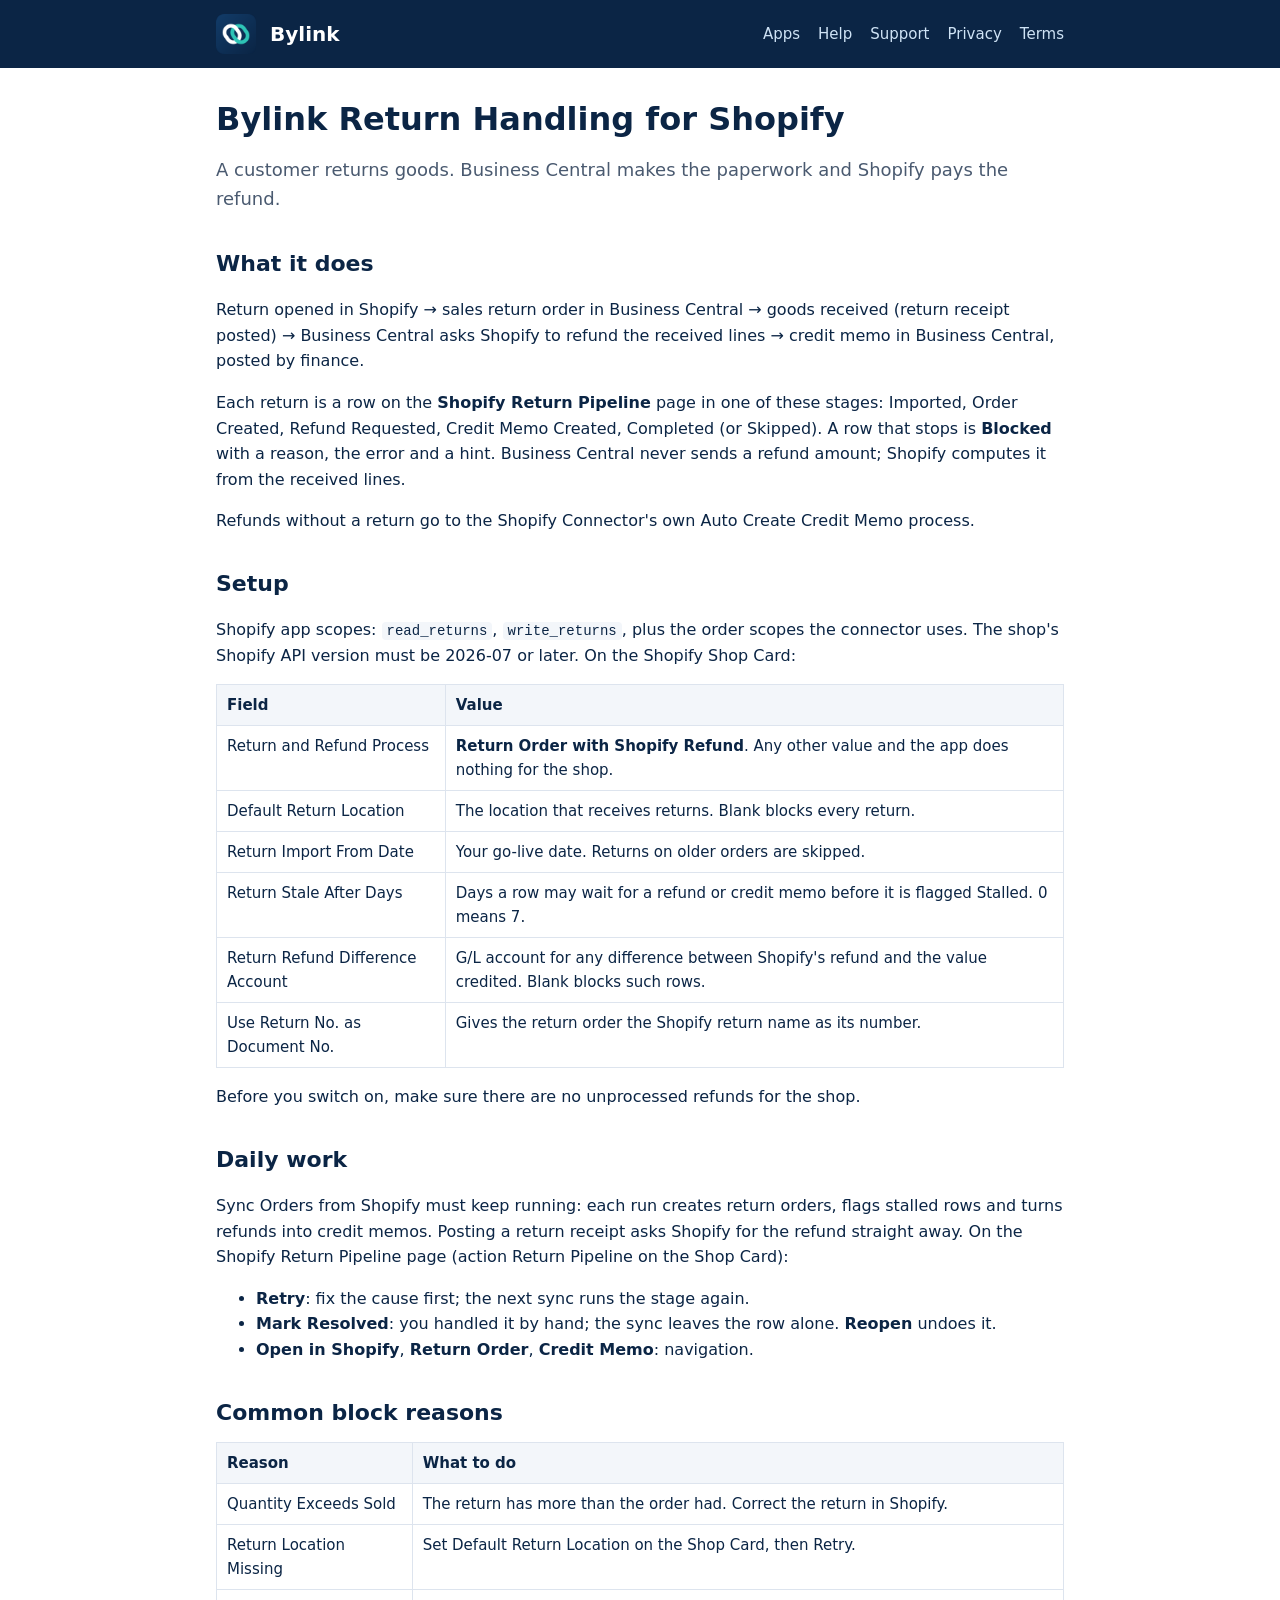
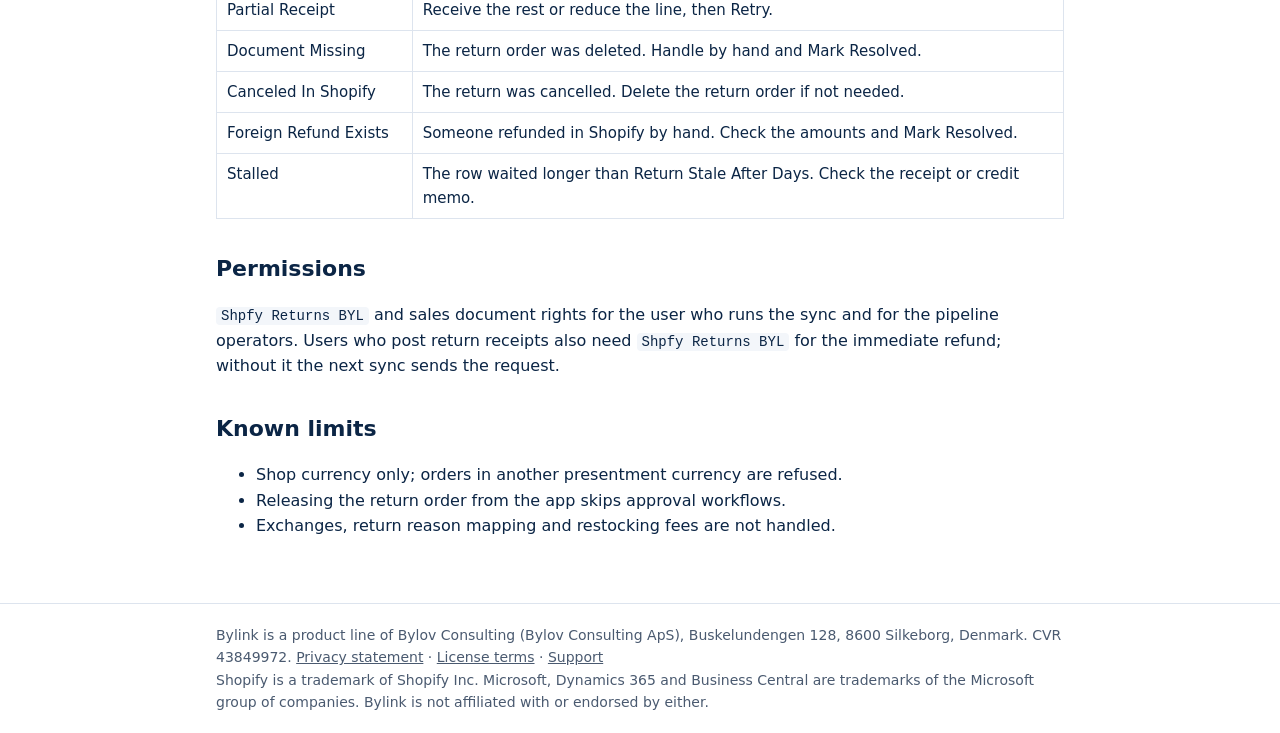
<file: help/return-handling.html>
<!doctype html>
<html lang="en">
<head>
<meta charset="utf-8">
<meta name="viewport" content="width=device-width, initial-scale=1">
<title>Return Handling | Bylink</title>
<link rel="icon" type="image/png" href="../assets/logo-216.png">
<link rel="stylesheet" href="../assets/style.css">
</head>
<body>
<header><div class="wrap">
<img src="../assets/logo-216.png" alt="">
<a class="brand" href="../index.html">Bylink</a>
<nav><a href="../index.html#apps">Apps</a><a href="../help/index.html">Help</a><a href="../support.html">Support</a><a href="../privacy.html">Privacy</a><a href="../terms.html">Terms</a></nav>
</div></header>
<main><div class="wrap">


<h1>Bylink Return Handling for Shopify</h1>
<p class="lead">A customer returns goods. Business Central makes the paperwork and Shopify pays the refund.</p>

<h2>What it does</h2>
<p>Return opened in Shopify → sales return order in Business Central → goods received (return receipt posted) → Business
Central asks Shopify to refund the received lines → credit memo in Business Central, posted by finance.</p>
<p>Each return is a row on the <strong>Shopify Return Pipeline</strong> page in one of these stages: Imported, Order Created,
Refund Requested, Credit Memo Created, Completed (or Skipped). A row that stops is <strong>Blocked</strong> with a reason, the
error and a hint. Business Central never sends a refund amount; Shopify computes it from the received lines.</p>
<p>Refunds without a return go to the Shopify Connector's own Auto Create Credit Memo process.</p>

<h2>Setup</h2>
<p>Shopify app scopes: <code>read_returns</code>, <code>write_returns</code>, plus the order scopes the connector uses.
The shop's Shopify API version must be 2026-07 or later.
On the Shopify Shop Card:</p>
<table>
<tr><th>Field</th><th>Value</th></tr>
<tr><td>Return and Refund Process</td><td><strong>Return Order with Shopify Refund</strong>. Any other value and the app does nothing for the shop.</td></tr>
<tr><td>Default Return Location</td><td>The location that receives returns. Blank blocks every return.</td></tr>
<tr><td>Return Import From Date</td><td>Your go-live date. Returns on older orders are skipped.</td></tr>
<tr><td>Return Stale After Days</td><td>Days a row may wait for a refund or credit memo before it is flagged Stalled. 0 means 7.</td></tr>
<tr><td>Return Refund Difference Account</td><td>G/L account for any difference between Shopify's refund and the value credited. Blank blocks such rows.</td></tr>
<tr><td>Use Return No. as Document No.</td><td>Gives the return order the Shopify return name as its number.</td></tr>
</table>
<p>Before you switch on, make sure there are no unprocessed refunds for the shop.</p>

<h2>Daily work</h2>
<p>Sync Orders from Shopify must keep running: each run creates return orders, flags stalled rows and turns refunds into
credit memos. Posting a return receipt asks Shopify for the refund straight away. On the Shopify Return Pipeline page (action Return Pipeline on the Shop Card):</p>
<ul>
<li><strong>Retry</strong>: fix the cause first; the next sync runs the stage again.</li>
<li><strong>Mark Resolved</strong>: you handled it by hand; the sync leaves the row alone. <strong>Reopen</strong> undoes it.</li>
<li><strong>Open in Shopify</strong>, <strong>Return Order</strong>, <strong>Credit Memo</strong>: navigation.</li>
</ul>

<h2>Common block reasons</h2>
<table>
<tr><th>Reason</th><th>What to do</th></tr>
<tr><td>Quantity Exceeds Sold</td><td>The return has more than the order had. Correct the return in Shopify.</td></tr>
<tr><td>Return Location Missing</td><td>Set Default Return Location on the Shop Card, then Retry.</td></tr>
<tr><td>Partial Receipt</td><td>Receive the rest or reduce the line, then Retry.</td></tr>
<tr><td>Document Missing</td><td>The return order was deleted. Handle by hand and Mark Resolved.</td></tr>
<tr><td>Canceled In Shopify</td><td>The return was cancelled. Delete the return order if not needed.</td></tr>
<tr><td>Foreign Refund Exists</td><td>Someone refunded in Shopify by hand. Check the amounts and Mark Resolved.</td></tr>
<tr><td>Stalled</td><td>The row waited longer than Return Stale After Days. Check the receipt or credit memo.</td></tr>
</table>

<h2>Permissions</h2>
<p><code>Shpfy Returns BYL</code> and sales document rights for the user who runs the sync and for the pipeline operators.
Users who post return receipts also need <code>Shpfy Returns BYL</code> for the immediate refund; without it the next sync
sends the request.</p>

<h2>Known limits</h2>
<ul>
<li>Shop currency only; orders in another presentment currency are refused.</li>
<li>Releasing the return order from the app skips approval workflows.</li>
<li>Exchanges, return reason mapping and restocking fees are not handled.</li>
</ul>

</div></main>
<footer><div class="wrap">Bylink is a product line of Bylov Consulting (Bylov Consulting ApS), Buskelundengen 128, 8600 Silkeborg, Denmark. CVR 43849972.
<a href="../privacy.html">Privacy statement</a> · <a href="../terms.html">License terms</a> · <a href="../support.html">Support</a><br>
Shopify is a trademark of Shopify Inc. Microsoft, Dynamics 365 and Business Central are trademarks of the Microsoft group of companies. Bylink is not affiliated with or endorsed by either.</div></footer>
</body>
</html>
</file>
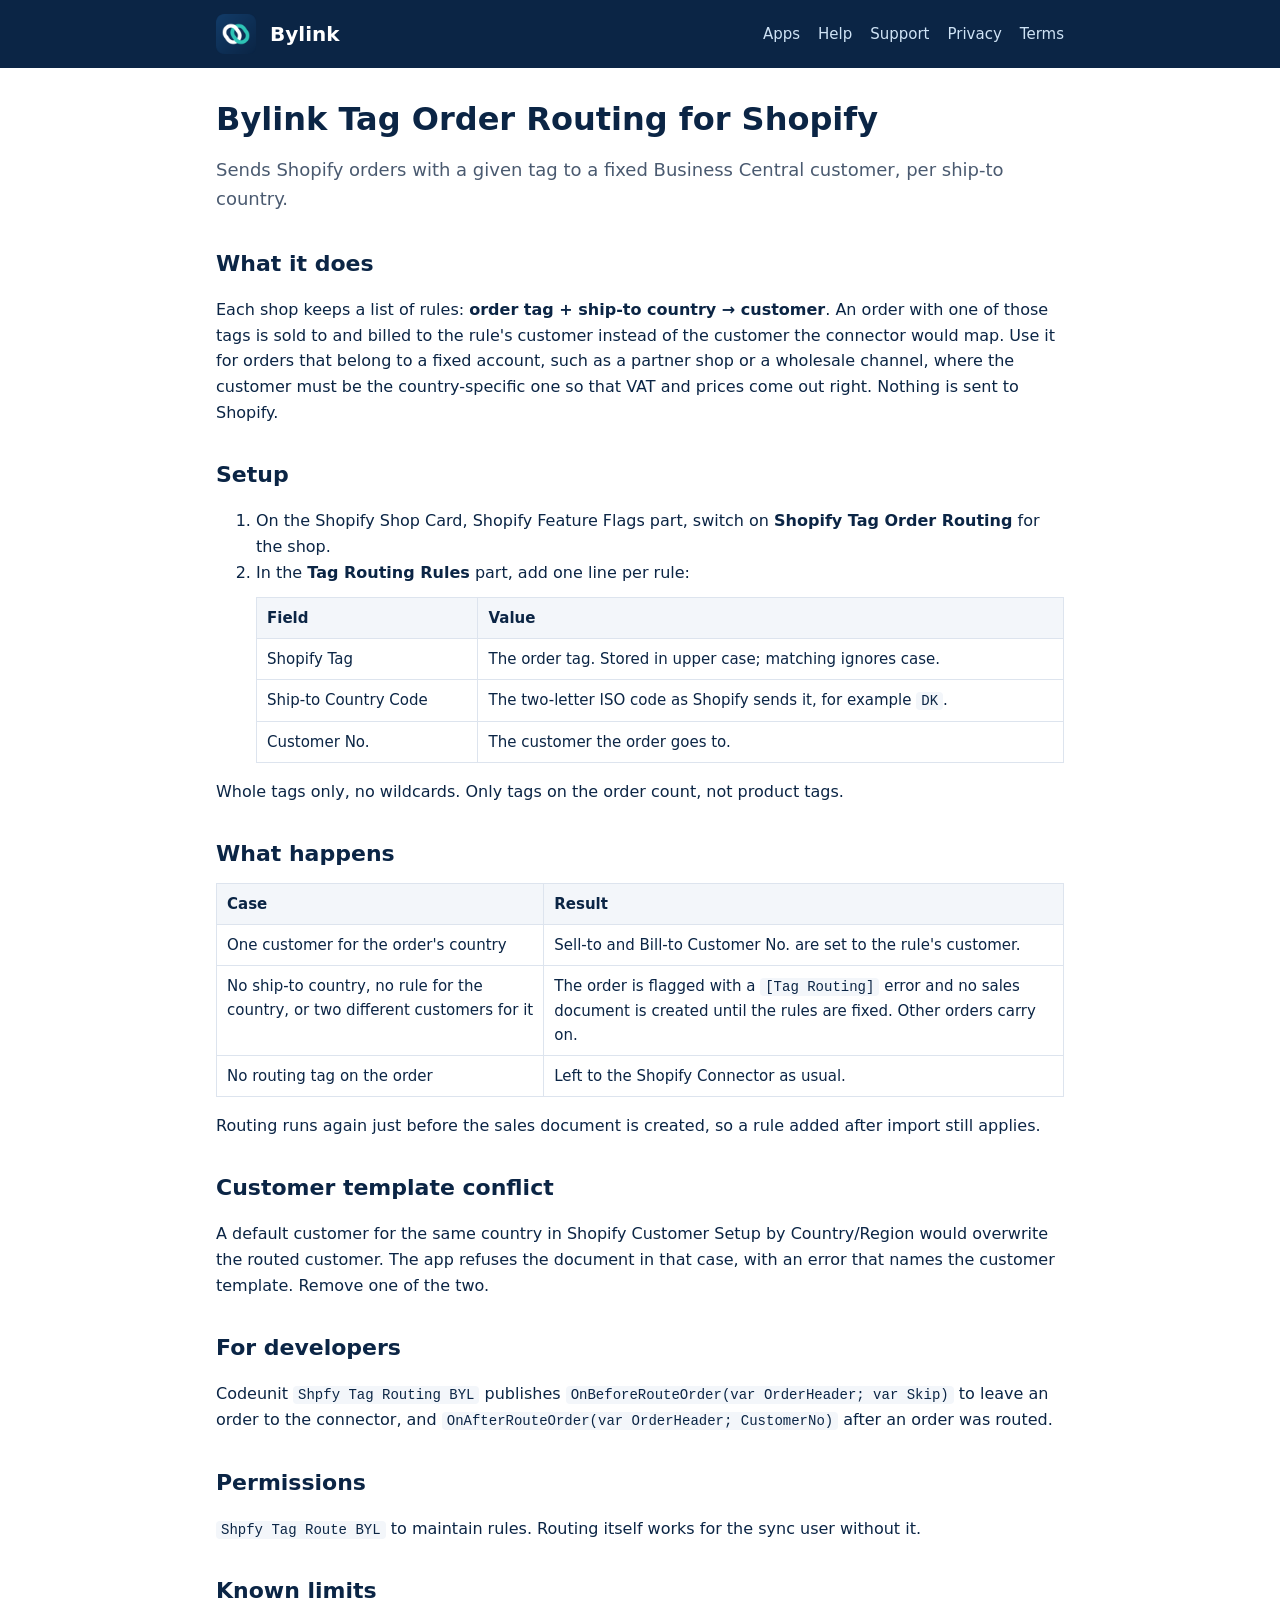
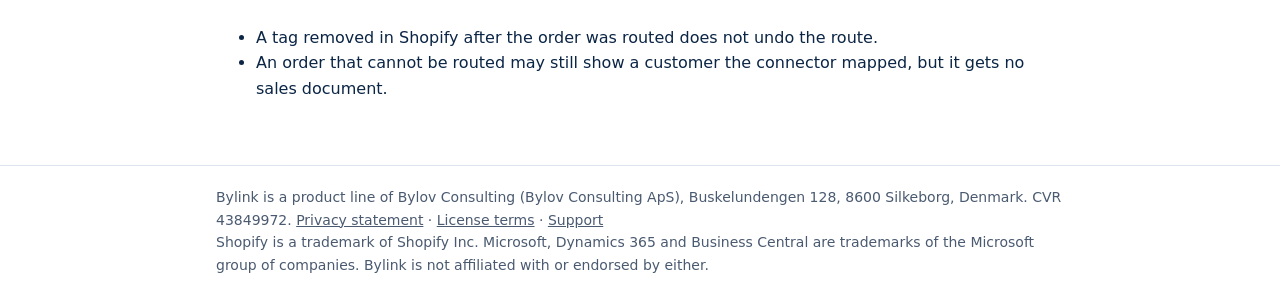
<file: help/tag-routing.html>
<!doctype html>
<html lang="en">
<head>
<meta charset="utf-8">
<meta name="viewport" content="width=device-width, initial-scale=1">
<title>Tag Order Routing | Bylink</title>
<link rel="icon" type="image/png" href="../assets/logo-216.png">
<link rel="stylesheet" href="../assets/style.css">
</head>
<body>
<header><div class="wrap">
<img src="../assets/logo-216.png" alt="">
<a class="brand" href="../index.html">Bylink</a>
<nav><a href="../index.html#apps">Apps</a><a href="../help/index.html">Help</a><a href="../support.html">Support</a><a href="../privacy.html">Privacy</a><a href="../terms.html">Terms</a></nav>
</div></header>
<main><div class="wrap">


<h1>Bylink Tag Order Routing for Shopify</h1>
<p class="lead">Sends Shopify orders with a given tag to a fixed Business Central customer, per ship-to country.</p>

<h2>What it does</h2>
<p>Each shop keeps a list of rules: <strong>order tag + ship-to country → customer</strong>. An order with one of those tags is
sold to and billed to the rule's customer instead of the customer the connector would map. Use it for orders that belong to
a fixed account, such as a partner shop or a wholesale channel, where the customer must be the country-specific one so that
VAT and prices come out right. Nothing is sent to Shopify.</p>

<h2>Setup</h2>
<ol>
<li>On the Shopify Shop Card, Shopify Feature Flags part, switch on <strong>Shopify Tag Order Routing</strong> for the shop.</li>
<li>In the <strong>Tag Routing Rules</strong> part, add one line per rule:
<table>
<tr><th>Field</th><th>Value</th></tr>
<tr><td>Shopify Tag</td><td>The order tag. Stored in upper case; matching ignores case.</td></tr>
<tr><td>Ship-to Country Code</td><td>The two-letter ISO code as Shopify sends it, for example <code>DK</code>.</td></tr>
<tr><td>Customer No.</td><td>The customer the order goes to.</td></tr>
</table></li>
</ol>
<p>Whole tags only, no wildcards. Only tags on the order count, not product tags.</p>

<h2>What happens</h2>
<table>
<tr><th>Case</th><th>Result</th></tr>
<tr><td>One customer for the order's country</td><td>Sell-to and Bill-to Customer No. are set to the rule's customer.</td></tr>
<tr><td>No ship-to country, no rule for the country, or two different customers for it</td><td>The order is flagged with a
<code>[Tag Routing]</code> error and no sales document is created until the rules are fixed. Other orders carry on.</td></tr>
<tr><td>No routing tag on the order</td><td>Left to the Shopify Connector as usual.</td></tr>
</table>
<p>Routing runs again just before the sales document is created, so a rule added after import still applies.</p>

<h2>Customer template conflict</h2>
<p>A default customer for the same country in Shopify Customer Setup by Country/Region would overwrite the routed customer.
The app refuses the document in that case, with an error that names the customer template. Remove one of the two.</p>

<h2>For developers</h2>
<p>Codeunit <code>Shpfy Tag Routing BYL</code> publishes <code>OnBeforeRouteOrder(var OrderHeader; var Skip)</code> to leave an order
to the connector, and <code>OnAfterRouteOrder(var OrderHeader; CustomerNo)</code> after an order was routed.</p>

<h2>Permissions</h2>
<p><code>Shpfy Tag Route BYL</code> to maintain rules. Routing itself works for the sync user without it.</p>

<h2>Known limits</h2>
<ul>
<li>A tag removed in Shopify after the order was routed does not undo the route.</li>
<li>An order that cannot be routed may still show a customer the connector mapped, but it gets no sales document.</li>
</ul>

</div></main>
<footer><div class="wrap">Bylink is a product line of Bylov Consulting (Bylov Consulting ApS), Buskelundengen 128, 8600 Silkeborg, Denmark. CVR 43849972.
<a href="../privacy.html">Privacy statement</a> · <a href="../terms.html">License terms</a> · <a href="../support.html">Support</a><br>
Shopify is a trademark of Shopify Inc. Microsoft, Dynamics 365 and Business Central are trademarks of the Microsoft group of companies. Bylink is not affiliated with or endorsed by either.</div></footer>
</body>
</html>
</file>
<file: assets/style.css>
:root{--ink:#0B2545;--muted:#4a5a70;--teal:#1f9e93;--bg:#ffffff;--soft:#f3f6fa;--line:#dde4ee}
*{box-sizing:border-box}
body{margin:0;font:16px/1.6 "Segoe UI",system-ui,-apple-system,Roboto,Arial,sans-serif;color:var(--ink);background:var(--bg)}
a{color:var(--teal)}
header{background:var(--ink);color:#fff}
header .wrap{display:flex;align-items:center;gap:14px;padding:14px 16px}
header img{width:40px;height:40px}
header .brand{font-weight:700;font-size:20px;color:#fff;text-decoration:none}
header nav{margin-left:auto;display:flex;gap:18px;flex-wrap:wrap}
header nav a{color:#cfe3f5;text-decoration:none;font-size:15px}
header nav a:hover{color:#fff}
.wrap{max-width:880px;margin:0 auto;padding:0 16px}
main{padding:32px 0 48px}
h1{font-size:32px;line-height:1.2;margin:0 0 8px}
h2{font-size:22px;margin:32px 0 8px}
h3{font-size:18px;margin:24px 0 6px}
.lead{font-size:18px;color:var(--muted)}
.cards{display:grid;grid-template-columns:repeat(auto-fit,minmax(240px,1fr));gap:16px;margin:24px 0}
.card{border:1px solid var(--line);border-radius:10px;padding:18px;background:var(--soft)}
.card h3{margin-top:0}
table{border-collapse:collapse;width:100%;margin:12px 0;font-size:15px}
th,td{border:1px solid var(--line);padding:8px 10px;text-align:left;vertical-align:top}
th{background:var(--soft)}
code{background:var(--soft);padding:1px 5px;border-radius:4px;font-size:14px}
.draft{background:#fff4d6;border:1px solid #f0c75e;border-radius:8px;padding:10px 14px;margin:0 0 24px;font-size:15px}
mark.todo{background:#ffe08a;padding:0 3px}
.meta{color:var(--muted);font-size:14px}
footer{border-top:1px solid var(--line);padding:20px 0;color:var(--muted);font-size:14px}
footer a{color:var(--muted)}
@media (max-width:600px){h1{font-size:26px}header nav{gap:12px}}
</file>
